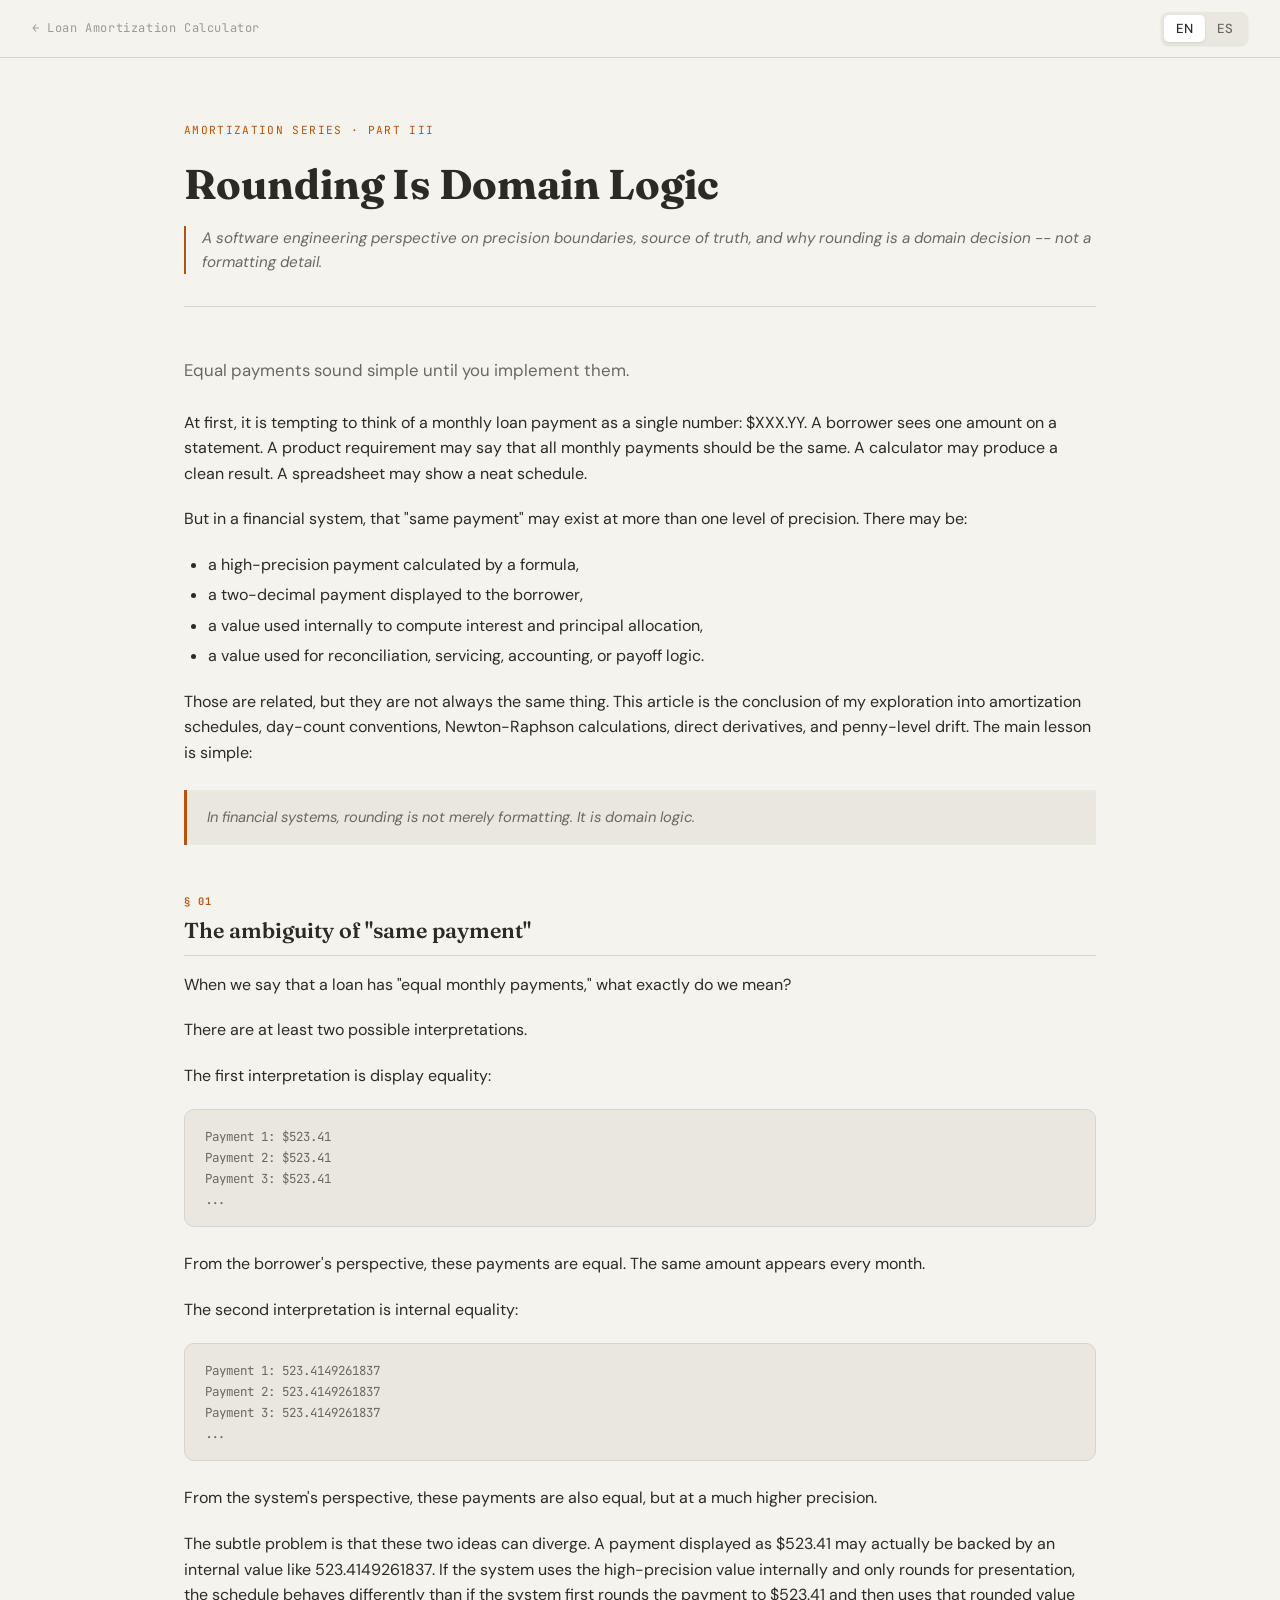
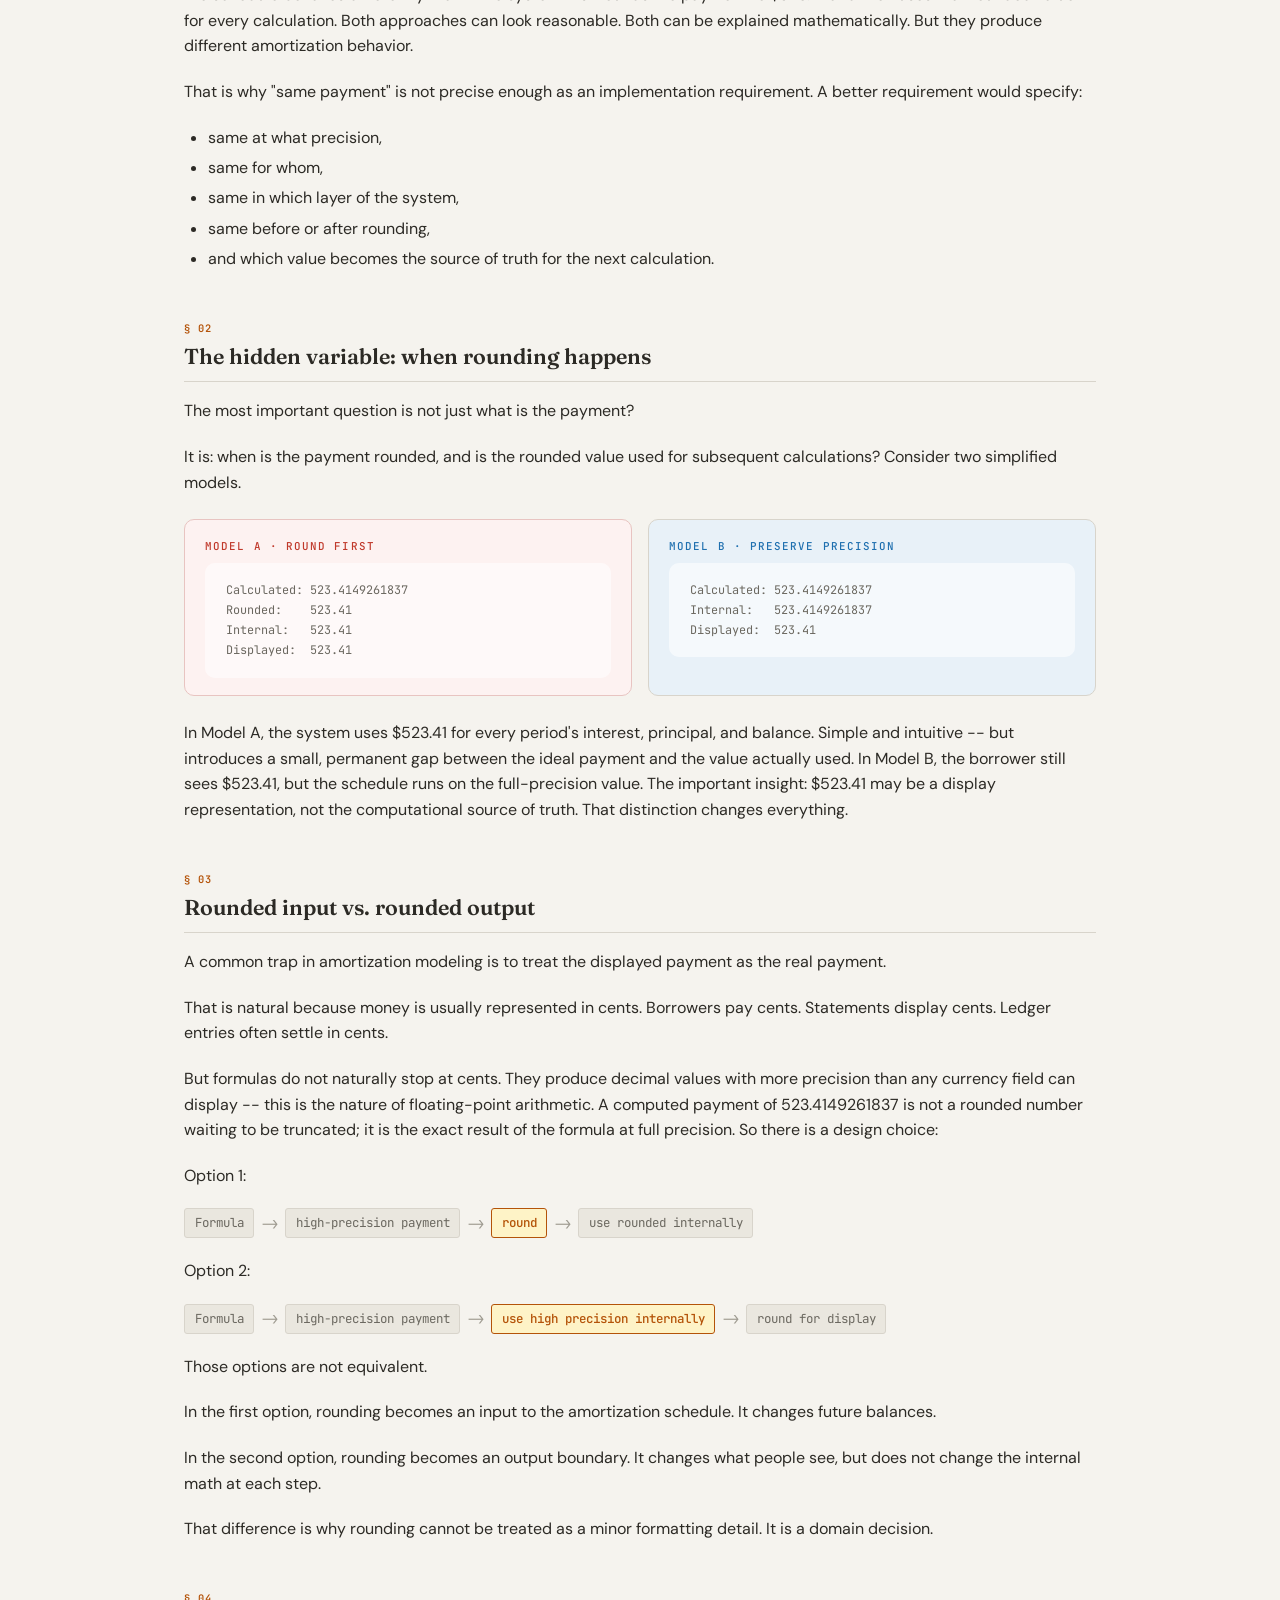
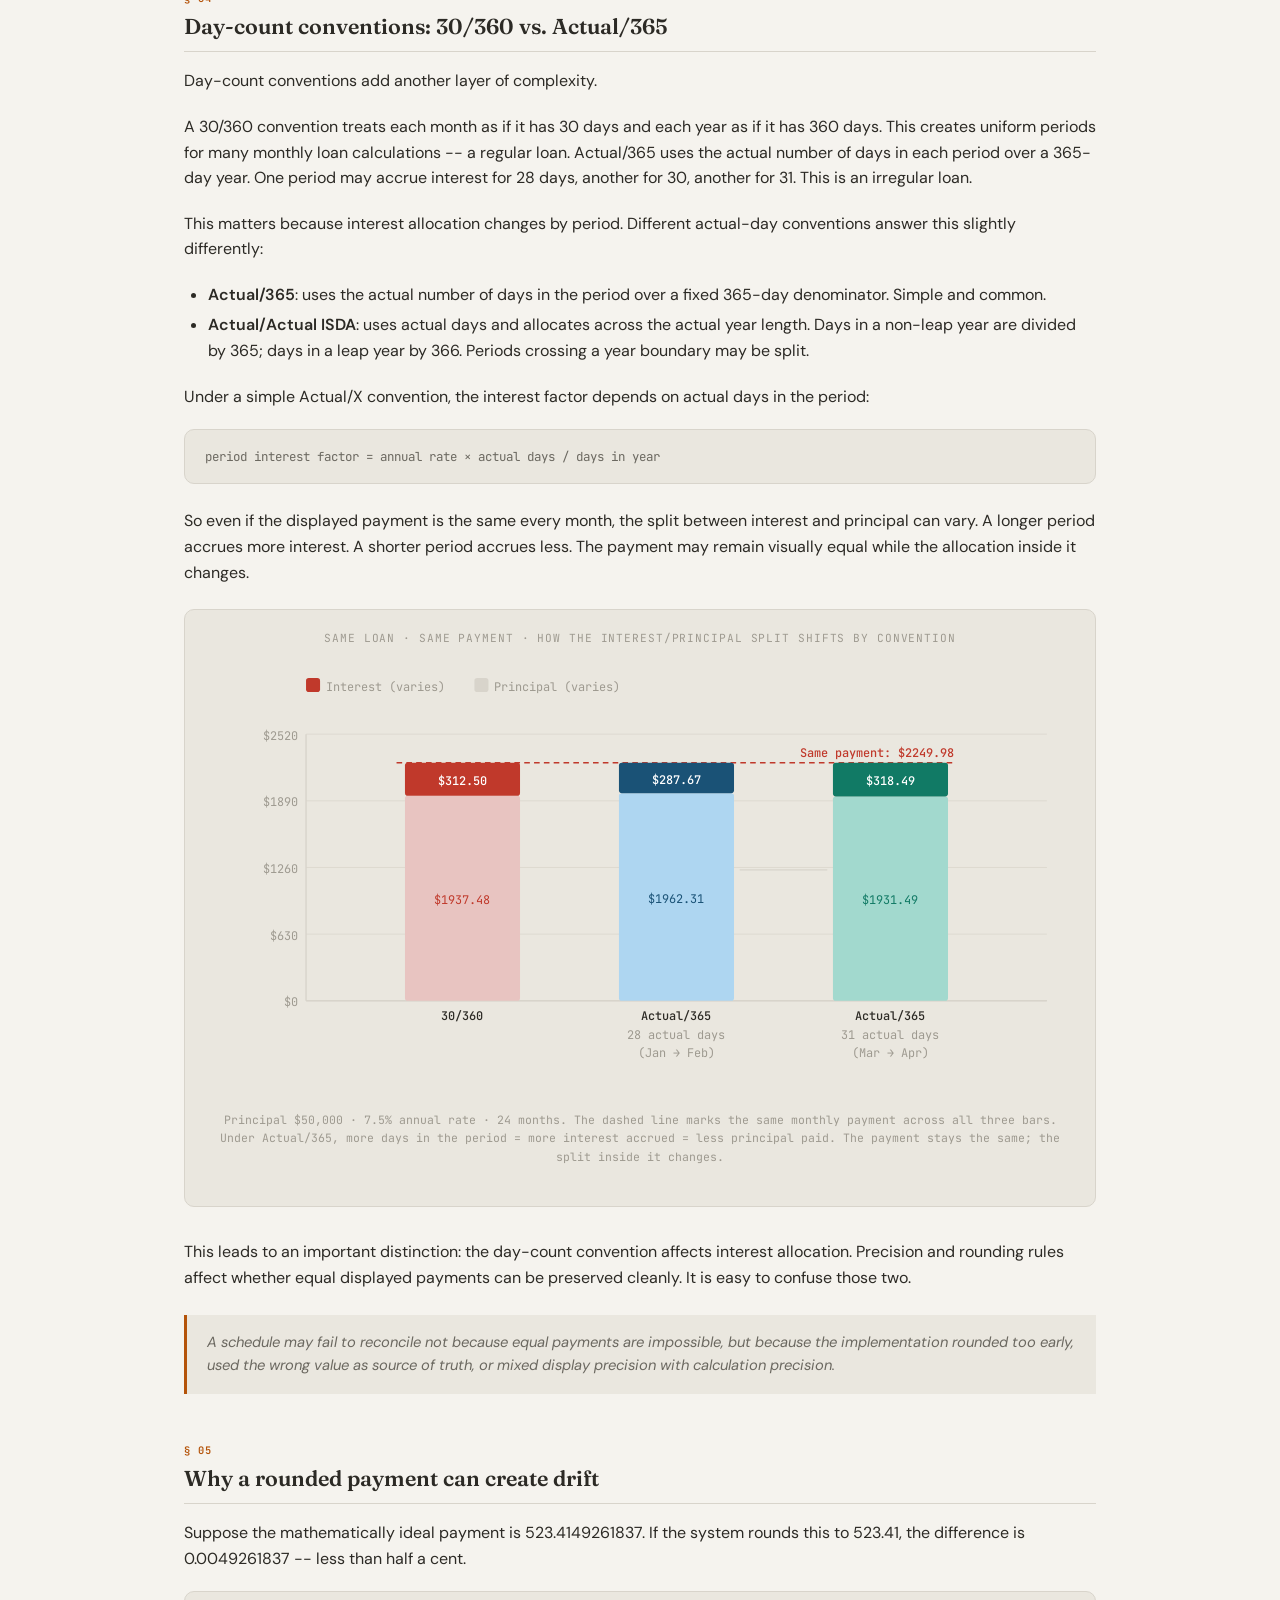
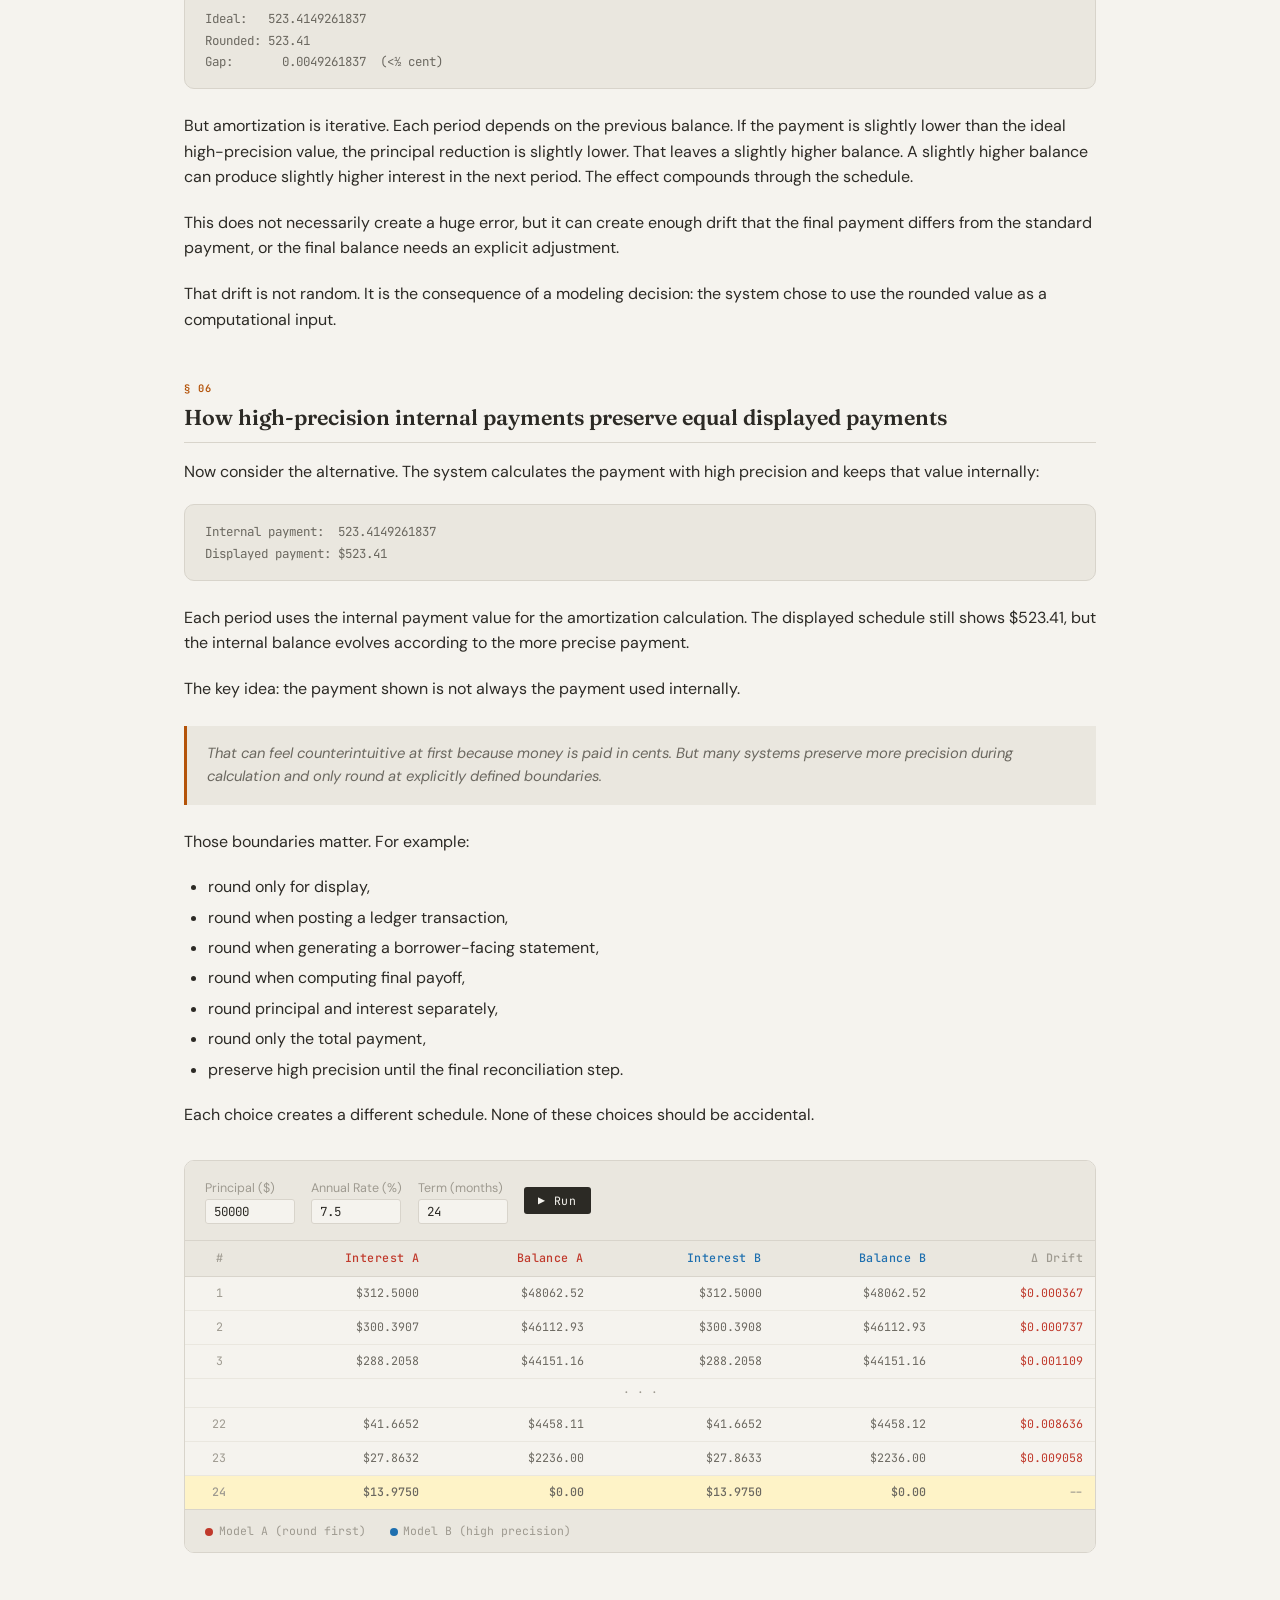
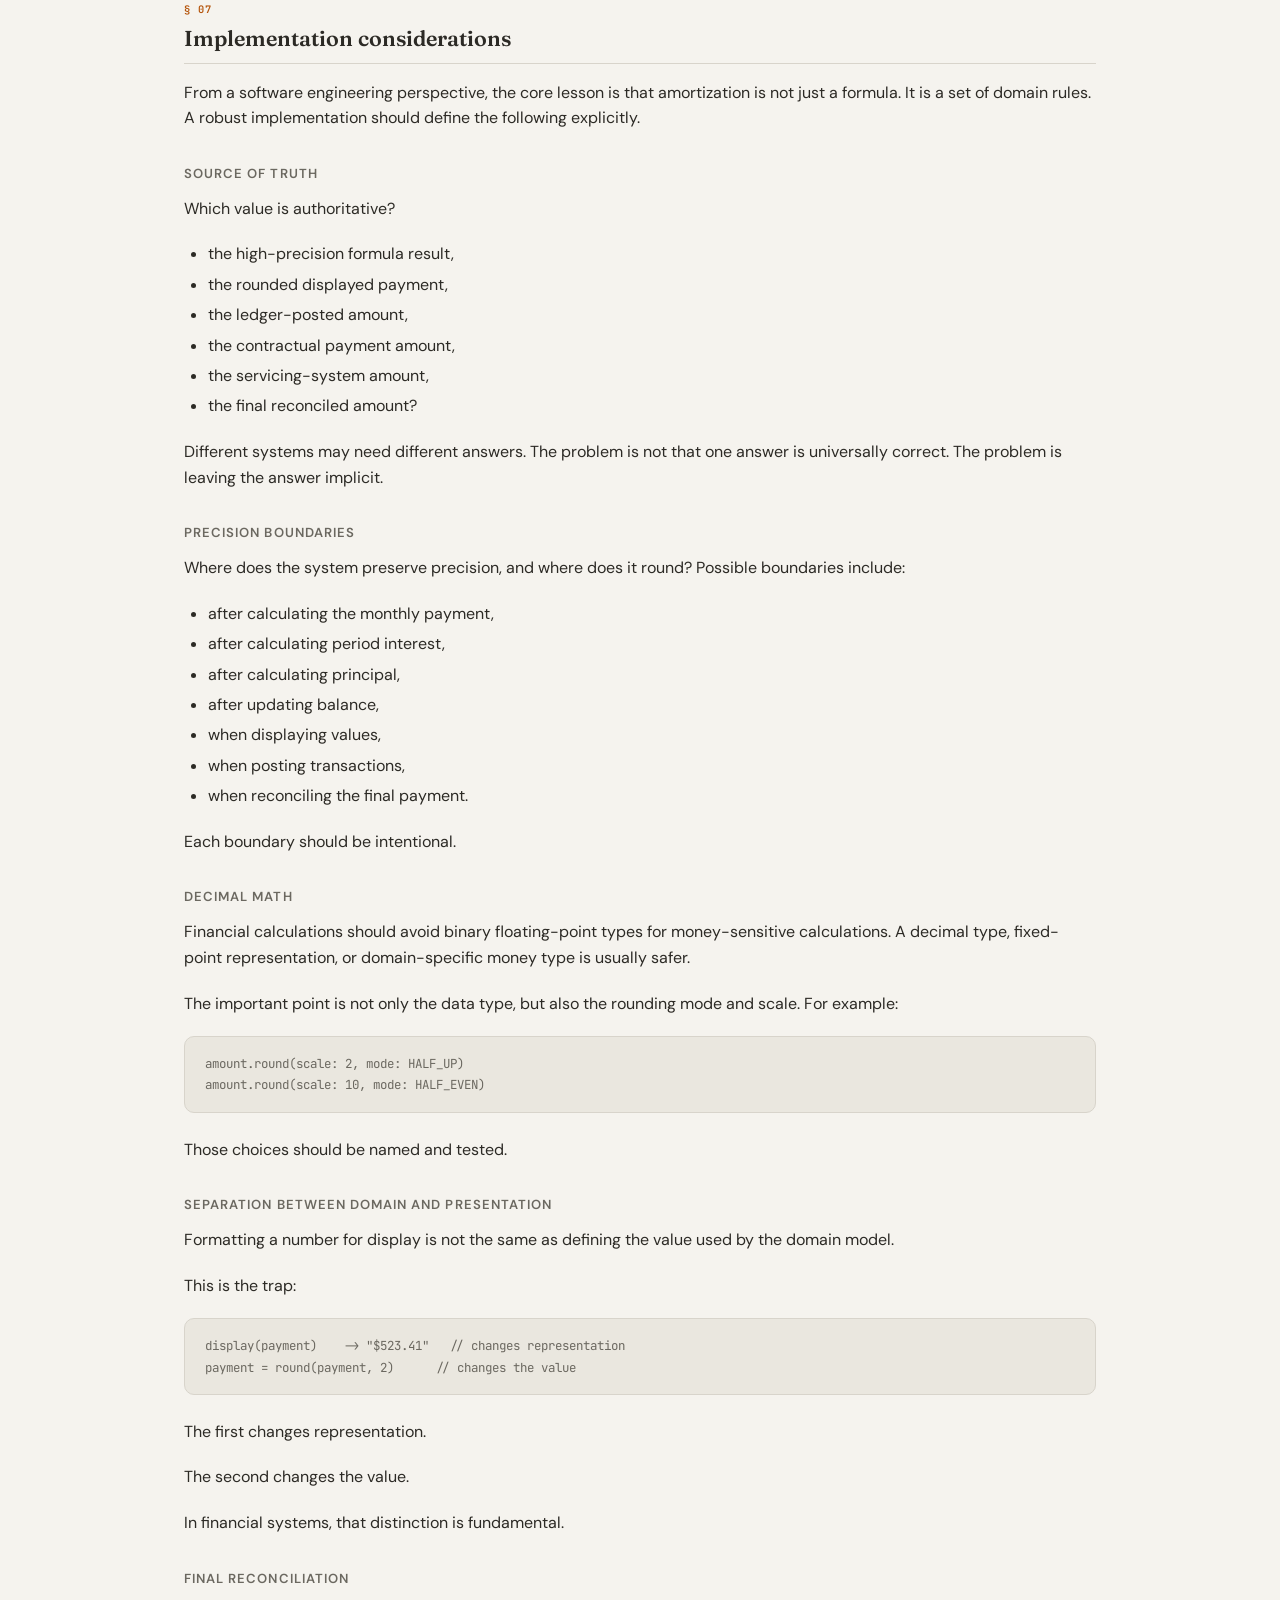
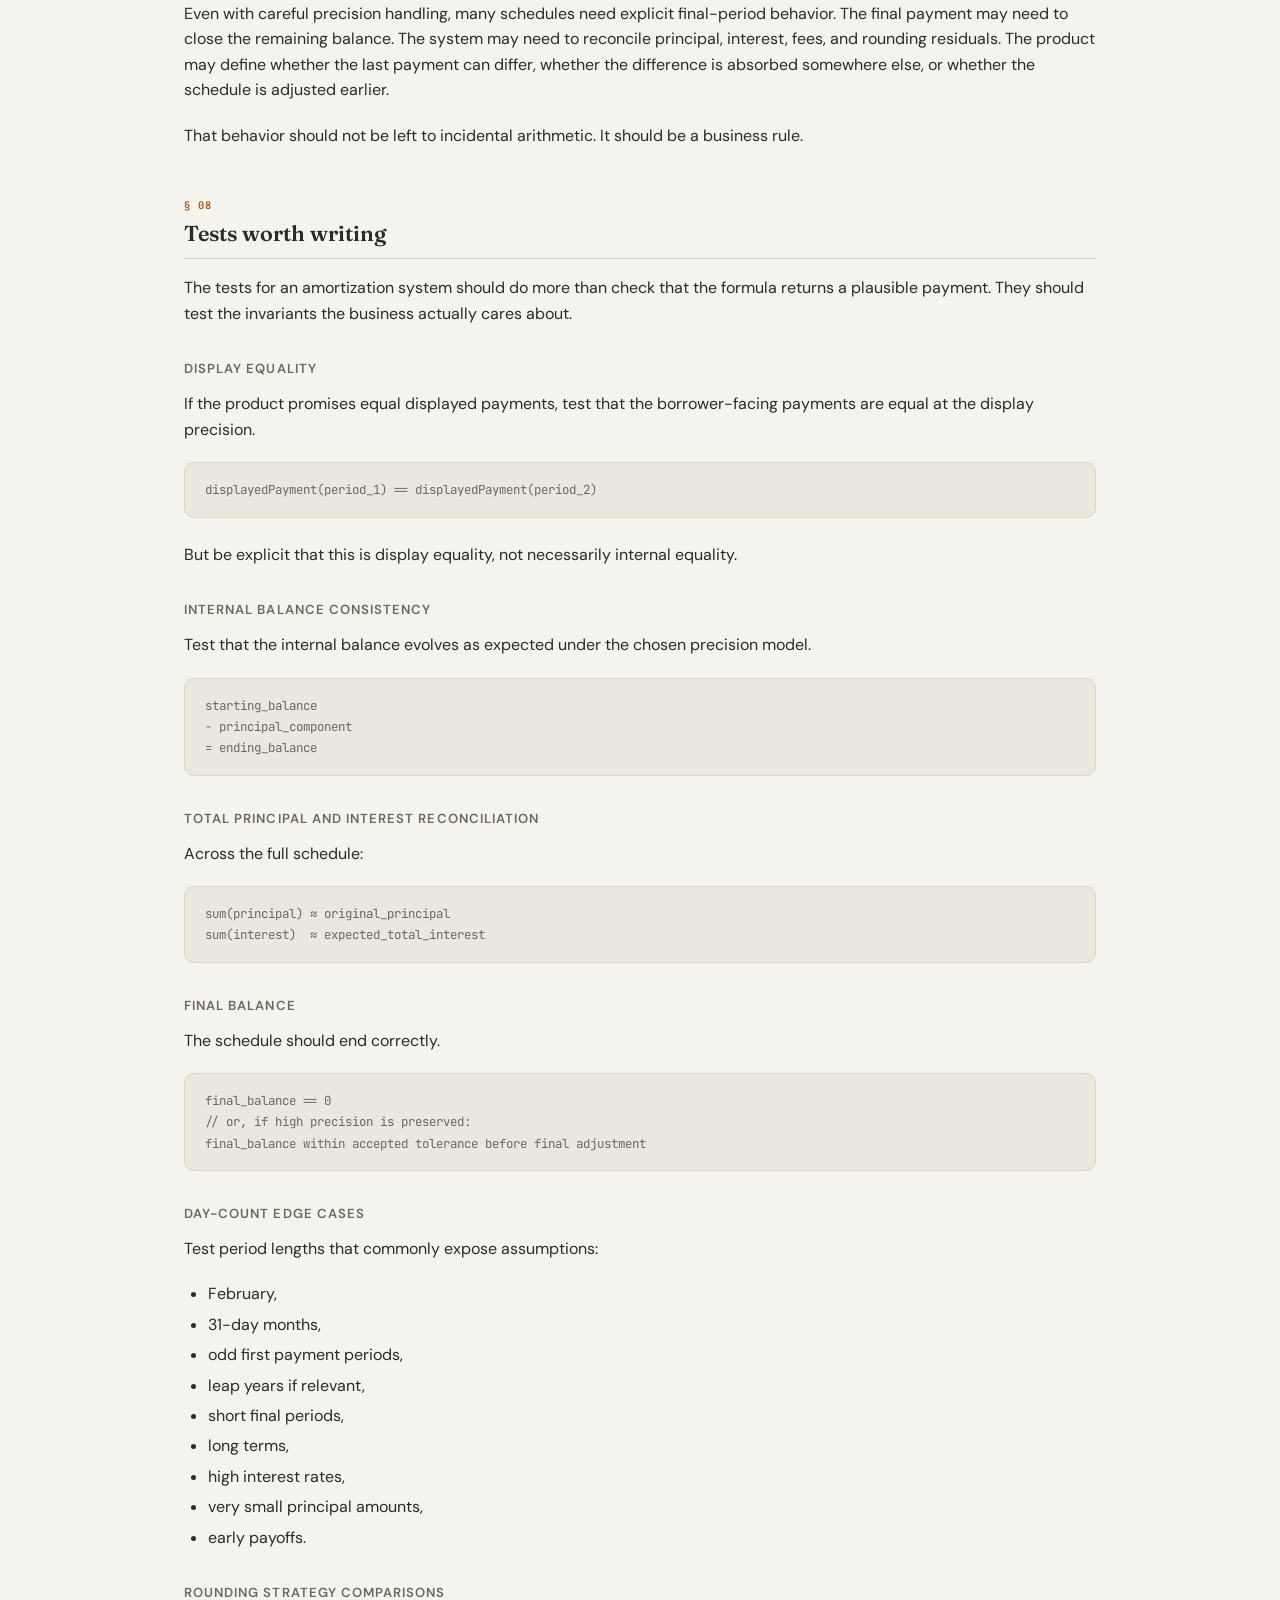
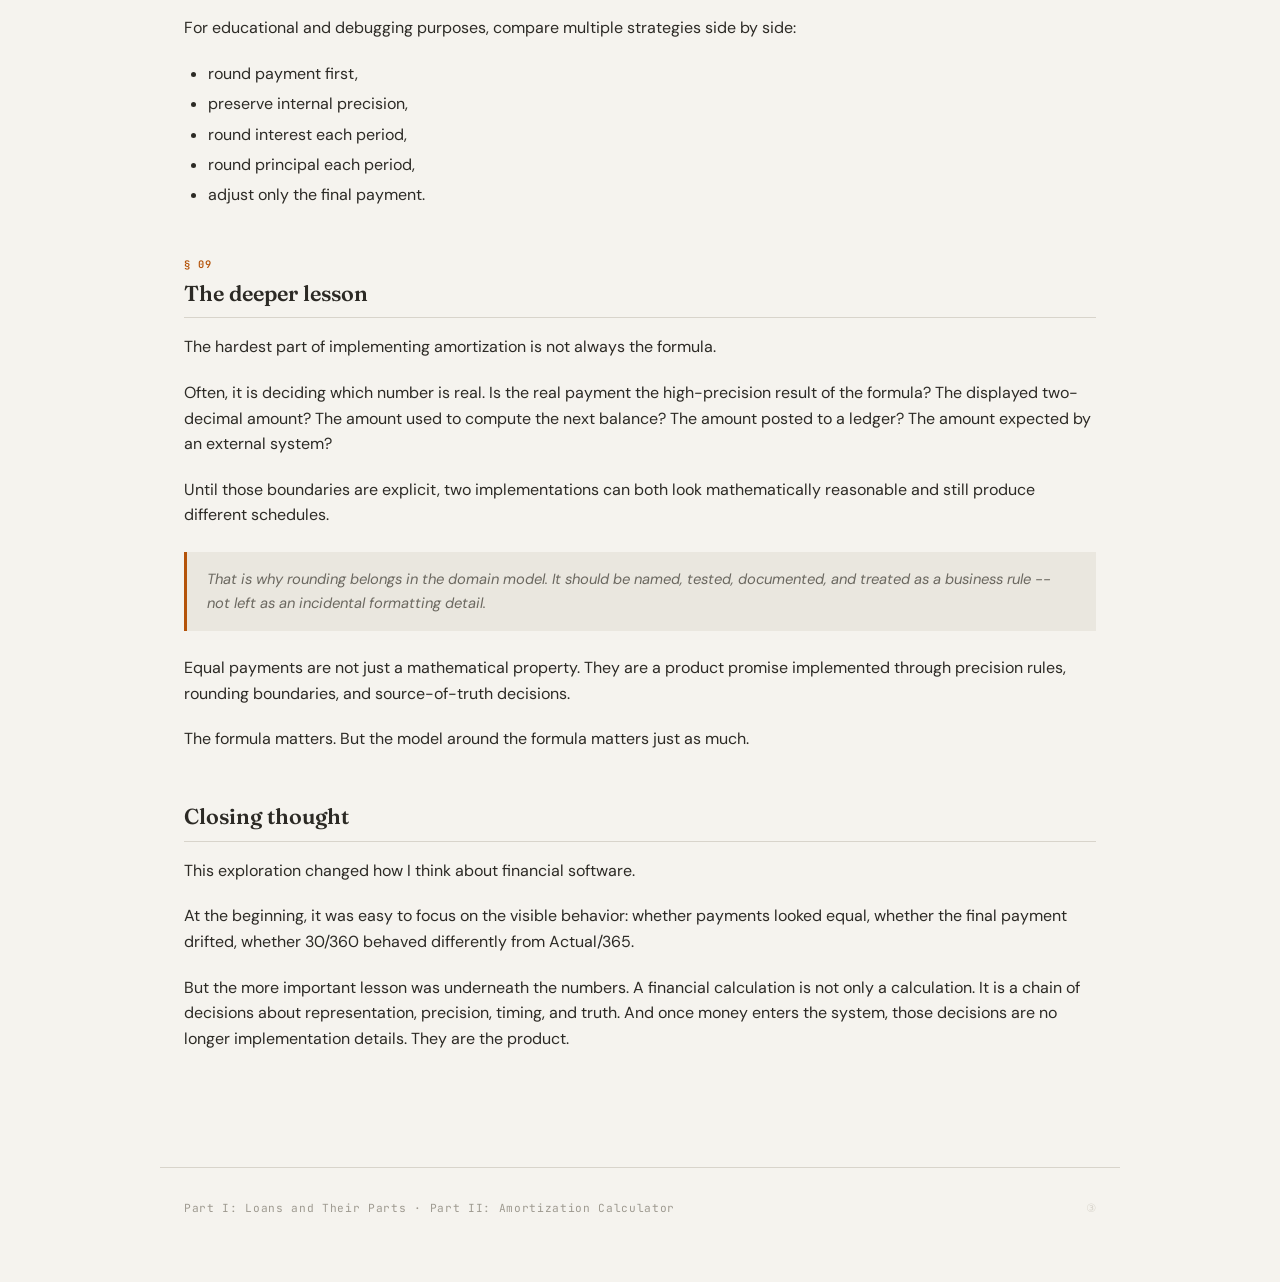
<file: posts/rounding-is-domain-logic/index.html>
<!DOCTYPE html>
<html lang="en">
<head>
<meta charset="UTF-8">
<meta name="viewport" content="width=device-width, initial-scale=1.0">
<title>Rounding Is Domain Logic — Mau Hernandez</title>
<meta name="description" content="A software engineering perspective on precision boundaries, source of truth, and why rounding is a domain decision — not a formatting detail. Available in English and Spanish.">
<meta property="og:type" content="article">
<meta property="og:site_name" content="Mau Hernandez">
<meta property="og:title" content="Rounding Is Domain Logic">
<meta property="og:description" content="A software engineering perspective on precision boundaries, source of truth, and why rounding is a domain decision — not a formatting detail.">
<meta property="og:url" content="https://mauhernandez.github.io/posts/rounding-is-domain-logic/">
<meta property="og:image" content="https://mauhernandez.github.io/assets/og/rounding-is-domain-logic.png">
<meta name="author" content="Mau Hernandez">
<meta property="article:author" content="Mau Hernandez">
<meta property="article:published_time" content="2026-05-09">
<meta name="twitter:card" content="summary_large_image">
<meta name="twitter:title" content="Rounding Is Domain Logic">
<meta name="twitter:description" content="A software engineering perspective on precision boundaries, source of truth, and why rounding is a domain decision — not a formatting detail.">
<meta name="twitter:image" content="https://mauhernandez.github.io/assets/og/rounding-is-domain-logic.png">
<link rel="stylesheet" href="/assets/posts.css">
<style>
/* ── Page-specific tokens ── */
:root {
  --model-a:    #c0392b;
  --model-a-bg: #fdf2f1;
}

html { scroll-behavior: smooth; }

/* ── Nav ── */
nav {
  background: var(--bg);
  border-bottom: 1px solid var(--border);
  padding: 0.75rem 2rem;
  display: flex; align-items: center; justify-content: space-between;
}

.nav-back {
  font-family: var(--mono);
  font-size: 0.75rem;
  color: var(--text3);
  text-decoration: none;
  letter-spacing: 0.05em;
  transition: color 0.2s;
}
.nav-back:hover { color: var(--accent); }
.nav-back::before { content: '← '; }

/* ── Article header ── */
header {
  max-width: 960px;
  margin: 4rem auto 3rem;
  padding: 0 1.5rem;
}

.series-tag {
  font-family: var(--mono);
  font-size: 0.7rem;
  letter-spacing: 0.12em;
  text-transform: uppercase;
  color: var(--accent);
  margin-bottom: 1.25rem;
}

h1 {
  font-family: var(--display);
  font-size: clamp(1.9rem, 4vw, 2.6rem);
  font-weight: 700;
  line-height: 1.2;
  color: var(--text);
  margin-bottom: 1rem;
}

.subtitle {
  font-size: 0.95rem;
  color: var(--text2);
  font-style: italic;
  border-left: 2px solid var(--accent);
  padding-left: 1rem;
  line-height: 1.6;
  margin-bottom: 2rem;
}

.header-rule {
  border: none;
  border-top: 1px solid var(--border);
  margin: 2rem 0 0;
}

/* ── Main content column ── */
main {
  max-width: 960px;
  margin: 0 auto;
  padding: 0 1.5rem 6rem;
}

/* ── Typography ── */
p { margin-bottom: 1.25rem; }

h2 {
  font-family: var(--display);
  font-size: 1.35rem;
  font-weight: 600;
  color: var(--text);
  margin: 3rem 0 1rem;
  padding-bottom: 0.4rem;
  border-bottom: 1px solid var(--border);
}

h3 {
  font-family: var(--sans);
  font-size: 0.82rem;
  font-weight: 600;
  letter-spacing: 0.08em;
  text-transform: uppercase;
  color: var(--text2);
  margin: 2rem 0 0.75rem;
}

ul, ol { margin: 0.5rem 0 1.25rem 1.5rem; }
li { margin-bottom: 0.3rem; }
strong { font-weight: 600; }
em { font-style: italic; }

.lead {
  font-size: 1.05rem;
  line-height: 1.8;
  color: var(--text2);
  margin-bottom: 1.5rem;
}

.callout {
  background: var(--bg2);
  border-left: 3px solid var(--accent);
  padding: 1rem 1.25rem;
  margin: 1.5rem 0;
  font-style: italic;
  font-size: 0.92rem;
  color: var(--text2);
}

/* ── Code ── */
pre, code { font-family: var(--mono); }

code {
  font-size: 0.82rem;
  background: var(--bg2);
  padding: 0.1em 0.35em;
  border-radius: 3px;
  color: var(--text2);
}

pre {
  background: var(--bg2);
  border: 1px solid var(--border);
  border-radius: var(--radius);
  padding: 1rem 1.25rem;
  margin: 1rem 0 1.5rem;
  overflow-x: auto;
  font-size: 0.78rem;
  line-height: 1.7;
  color: var(--text2);
}
pre code { background: none; padding: 0; }

/* ── Model comparison grid ── */
.models-grid {
  display: grid;
  grid-template-columns: 1fr 1fr;
  gap: 1rem;
  margin: 1.5rem 0;
}

.model-block {
  border-radius: var(--radius);
  padding: 1.1rem 1.25rem;
}
.model-block.a { background: var(--model-a-bg); border: 1px solid #e8c4c1; }
.model-block.b { background: var(--blue-bg); border: 1px solid var(--border); }

.model-label {
  font-family: var(--mono);
  font-size: 0.68rem;
  font-weight: 500;
  letter-spacing: 0.1em;
  text-transform: uppercase;
  margin-bottom: 0.5rem;
}
.model-block.a .model-label { color: var(--model-a); }
.model-block.b .model-label { color: var(--blue); }

.model-block pre {
  background: rgba(255,255,255,0.6);
  border-color: transparent;
  margin: 0;
  font-size: 0.74rem;
}

/* ── Flow diagram ── */
.flow {
  display: flex; align-items: center; flex-wrap: wrap; gap: 0.4rem;
  margin: 0.75rem 0 1.25rem;
  font-family: var(--mono);
  font-size: 0.78rem;
}
.flow-step {
  background: var(--bg2);
  border: 1px solid var(--border);
  padding: 0.25rem 0.6rem;
  border-radius: 3px;
  color: var(--text2);
}
.flow-arrow { color: var(--text3); font-size: 0.9rem; }
.flow-step.highlight {
  background: var(--accent-bg);
  border-color: var(--accent);
  color: var(--accent);
  font-weight: 500;
}

/* ── SVG chart ── */
.chart-wrap {
  margin: 1.5rem 0 2rem;
  background: var(--bg2);
  border: 1px solid var(--border);
  border-radius: var(--radius);
  padding: 1.25rem;
}
.chart-title {
  font-family: var(--mono);
  font-size: 0.7rem;
  letter-spacing: 0.08em;
  text-transform: uppercase;
  color: var(--text3);
  margin-bottom: 1rem;
  text-align: center;
}

/* ── Section number ── */
.section-number {
  font-family: var(--mono);
  font-size: 0.65rem;
  color: var(--accent);
  letter-spacing: 0.1em;
  display: block;
  margin-bottom: 0.25rem;
}

/* ── Interactive comparison table ── */
.comparison-wrap {
  margin: 2rem 0;
  border: 1px solid var(--border);
  border-radius: var(--radius);
  overflow: hidden;
}

.comparison-controls {
  display: flex; align-items: center; gap: 1rem; flex-wrap: wrap;
  padding: 1rem 1.25rem;
  background: var(--bg2);
  border-bottom: 1px solid var(--border);
  font-size: 0.82rem;
}
.comparison-controls label { color: var(--text3); font-size: 0.78rem; }
.comparison-controls input {
  font-family: var(--mono);
  font-size: 0.78rem;
  background: var(--bg);
  border: 1px solid var(--border);
  padding: 0.2rem 0.5rem;
  border-radius: 3px;
  width: 90px;
  color: var(--text);
}

.run-btn {
  font-family: var(--mono);
  font-size: 0.72rem;
  letter-spacing: 0.06em;
  background: var(--text);
  color: var(--bg);
  border: none;
  padding: 0.35rem 0.9rem;
  border-radius: 3px;
  cursor: pointer;
  transition: background 0.2s;
}
.run-btn:hover { background: var(--accent); }

.table-scroll { overflow-x: auto; }

table {
  width: 100%; border-collapse: collapse;
  font-family: var(--mono);
  font-size: 0.73rem;
}
thead tr { background: var(--bg2); }
th {
  padding: 0.5rem 0.75rem;
  text-align: right;
  font-weight: 500;
  letter-spacing: 0.04em;
  color: var(--text3);
  border-bottom: 1px solid var(--border);
  white-space: nowrap;
}
th:first-child { text-align: center; }
th.model-a-col { color: var(--model-a); }
th.model-b-col { color: var(--blue); }
th.delta-col { color: var(--text3); }

td {
  padding: 0.45rem 0.75rem;
  text-align: right;
  border-bottom: 1px solid var(--bg2);
  color: var(--text2);
}
td:first-child { text-align: center; color: var(--text3); }
tr:last-child td { border-bottom: none; }
tr.final-row td { font-weight: 500; background: var(--accent-bg); }

.delta-positive { color: var(--model-a); }
.delta-zero { color: var(--text3); }

.table-legend {
  display: flex; gap: 1.5rem; padding: 0.75rem 1.25rem;
  background: var(--bg2);
  border-top: 1px solid var(--border);
  font-size: 0.72rem;
  color: var(--text3);
  font-family: var(--mono);
}
.legend-dot {
  display: inline-block; width: 8px; height: 8px;
  border-radius: 50%; margin-right: 0.35rem; vertical-align: middle;
}

/* ── Footer ── */
footer {
  max-width: 960px;
  margin: 0 auto;
  padding: 2rem 1.5rem 4rem;
  border-top: 1px solid var(--border);
  font-size: 0.82rem;
  color: var(--text3);
  display: flex; justify-content: space-between; align-items: center;
}
.footer-series {
  font-family: var(--mono);
  font-size: 0.7rem;
  letter-spacing: 0.06em;
}
.footer-series a {
  color: var(--text3); text-decoration: none;
  transition: color 0.2s;
}
.footer-series a:hover { color: var(--accent); }

@media (max-width: 640px) {
  .models-grid { grid-template-columns: 1fr; }
  nav { padding: 0.75rem 1rem; }
  header, main, footer { padding-left: 1rem; padding-right: 1rem; }

  /* SVG chart: scroll instead of shrinking to unreadable size */
  .chart-wrap { overflow-x: auto; -webkit-overflow-scrolling: touch; padding: 1rem 0.75rem; }
  #chart4 { width: 580px !important; min-width: 580px; height: auto; }
}
</style>
</head>
<body>

<nav>
  <a class="nav-back" href="/posts/amortization-calculator/" data-i18n="nav_back"></a>
  <div class="lang-picker">
    <button class="lang-btn active" onclick="setLang('en')">EN</button>
    <button class="lang-btn" onclick="setLang('es')">ES</button>
  </div>
</nav>

<header>
  <p class="series-tag" data-i18n="series_tag"></p>
  <h1 data-i18n="title"></h1>
  <p class="subtitle" data-i18n="subtitle"></p>
  <hr class="header-rule">
</header>

<main>

  <!-- INTRO -->
  <p class="lead" data-i18n="intro_lead"></p>
  <p data-i18n="intro_p1"></p>
  <p data-i18n="intro_p2"></p>
  <ul id="intro-list"></ul>
  <p data-i18n="intro_p3"></p>
  <div class="callout" data-i18n="intro_callout"></div>

  <!-- §1 -->
  <h2><span class="section-number" data-i18n="s1_num"></span><span data-i18n="s1_title"></span></h2>
  <p data-i18n="s1_p1"></p>
  <p data-i18n="s1_p2"></p>
  <p data-i18n="s1_interp1_label"></p>
  <pre id="s1_display_ex"></pre>
  <p data-i18n="s1_interp1_desc"></p>
  <p data-i18n="s1_interp2_label"></p>
  <pre id="s1_internal_ex"></pre>
  <p data-i18n="s1_interp2_desc"></p>
  <p data-i18n="s1_problem"></p>
  <p data-i18n="s1_why"></p>
  <ul id="s1-list"></ul>

  <!-- §2 -->
  <h2><span class="section-number" data-i18n="s2_num"></span><span data-i18n="s2_title"></span></h2>
  <p data-i18n="s2_p1"></p>
  <p data-i18n="s2_p2"></p>
  <div class="models-grid">
    <div class="model-block a">
      <p class="model-label" data-i18n="modelA_label"></p>
      <pre id="modelA_code"></pre>
    </div>
    <div class="model-block b">
      <p class="model-label" data-i18n="modelB_label"></p>
      <pre id="modelB_code"></pre>
    </div>
  </div>
  <p data-i18n="s2_insight"></p>

  <!-- §3 -->
  <h2><span class="section-number" data-i18n="s3_num"></span><span data-i18n="s3_title"></span></h2>
  <p data-i18n="s3_p1"></p>
  <p data-i18n="s3_p2"></p>
  <p data-i18n="s3_p3"></p>
  <p data-i18n="s3_opt1_label"></p>
  <div class="flow" id="flow1"></div>
  <p data-i18n="s3_opt2_label"></p>
  <div class="flow" id="flow2"></div>
  <p data-i18n="s3_notequiv"></p>
  <p data-i18n="s3_opt1_desc"></p>
  <p data-i18n="s3_opt2_desc"></p>
  <p data-i18n="s3_conclusion"></p>

  <!-- §4 -->
  <h2><span class="section-number" data-i18n="s4_num"></span><span data-i18n="s4_title"></span></h2>
  <p data-i18n="s4_p1"></p>
  <p data-i18n="s4_p2"></p>
  <p data-i18n="s4_p3"></p>
  <ul id="s4-list"></ul>
  <p data-i18n="s4_formula"></p>
  <pre id="s4_formula_code"></pre>
  <p data-i18n="s4_varies"></p>

  <!-- §4 GRAPH -->
  <div class="chart-wrap">
    <p class="chart-title" data-i18n="chart4_title"></p>
    <svg id="chart4" viewBox="0 0 600 280" xmlns="http://www.w3.org/2000/svg" style="width:100%;height:auto;display:block;"></svg>
    <p style="font-size:0.72rem;color:var(--text3);text-align:center;margin-top:0.75rem;font-family:var(--mono);" data-i18n="chart4_caption"></p>
  </div>

  <p data-i18n="s4_distinction"></p>
  <div class="callout" data-i18n="s4_callout"></div>

  <!-- §5 -->
  <h2><span class="section-number" data-i18n="s5_num"></span><span data-i18n="s5_title"></span></h2>
  <p data-i18n="s5_p1"></p>
  <pre id="s5_drift_code"></pre>
  <p data-i18n="s5_p2"></p>
  <p data-i18n="s5_p3"></p>
  <p data-i18n="s5_p4"></p>

  <!-- §6 -->
  <h2><span class="section-number" data-i18n="s6_num"></span><span data-i18n="s6_title"></span></h2>
  <p data-i18n="s6_p1"></p>
  <pre id="s6_code"></pre>
  <p data-i18n="s6_p2"></p>
  <p data-i18n="s6_key"></p>
  <div class="callout" data-i18n="s6_callout"></div>
  <p data-i18n="s6_boundaries_intro"></p>
  <ul id="s6-list"></ul>
  <p data-i18n="s6_conclusion"></p>

  <!-- §5–6 INTERACTIVE -->
  <div class="comparison-wrap">
    <div class="comparison-controls">
      <div>
        <label data-i18n="ctrl_principal"></label><br>
        <input type="number" id="inp_principal" value="50000" min="1000" max="1000000" step="1000">
      </div>
      <div>
        <label data-i18n="ctrl_rate"></label><br>
        <input type="number" id="inp_rate" value="7.5" min="0.1" max="30" step="0.1">
      </div>
      <div>
        <label data-i18n="ctrl_term"></label><br>
        <input type="number" id="inp_term" value="24" min="6" max="360" step="6">
      </div>
      <button class="run-btn" onclick="buildTable()" data-i18n="ctrl_run"></button>
    </div>
    <div class="table-scroll">
      <table id="comparison-table">
        <thead><tr id="table-header"></tr></thead>
        <tbody id="table-body"></tbody>
      </table>
    </div>
    <div class="table-legend">
      <span><span class="legend-dot" style="background:var(--model-a)"></span><span data-i18n="legend_a"></span></span>
      <span><span class="legend-dot" style="background:var(--blue)"></span><span data-i18n="legend_b"></span></span>
    </div>
  </div>

  <!-- §7 -->
  <h2><span class="section-number" data-i18n="s7_num"></span><span data-i18n="s7_title"></span></h2>
  <p data-i18n="s7_p1"></p>

  <h3 data-i18n="s7_sot_title"></h3>
  <p data-i18n="s7_sot_q"></p>
  <ul id="s7-sot-list"></ul>
  <p data-i18n="s7_sot_note"></p>

  <h3 data-i18n="s7_pb_title"></h3>
  <p data-i18n="s7_pb_intro"></p>
  <ul id="s7-pb-list"></ul>
  <p data-i18n="s7_pb_note"></p>

  <h3 data-i18n="s7_decimal_title"></h3>
  <p data-i18n="s7_decimal_p1"></p>
  <p data-i18n="s7_decimal_p2"></p>
  <pre id="s7_decimal_code"></pre>
  <p data-i18n="s7_decimal_note"></p>

  <h3 data-i18n="s7_sep_title"></h3>
  <p data-i18n="s7_sep_p"></p>
  <p data-i18n="s7_sep_trap"></p>
  <pre id="s7_sep_code"></pre>
  <p data-i18n="s7_sep_first"></p>
  <p data-i18n="s7_sep_second"></p>
  <p data-i18n="s7_sep_conclusion"></p>

  <h3 data-i18n="s7_final_title"></h3>
  <p data-i18n="s7_final_p"></p>
  <p data-i18n="s7_final_rule"></p>

  <!-- §8 -->
  <h2><span class="section-number" data-i18n="s8_num"></span><span data-i18n="s8_title"></span></h2>
  <p data-i18n="s8_p1"></p>

  <h3 data-i18n="s8_display_title"></h3>
  <p data-i18n="s8_display_p"></p>
  <pre id="s8_display_code"></pre>
  <p data-i18n="s8_display_note"></p>

  <h3 data-i18n="s8_balance_title"></h3>
  <p data-i18n="s8_balance_p"></p>
  <pre id="s8_balance_code"></pre>

  <h3 data-i18n="s8_recon_title"></h3>
  <p data-i18n="s8_recon_p"></p>
  <pre id="s8_recon_code"></pre>

  <h3 data-i18n="s8_final_title"></h3>
  <p data-i18n="s8_final_p"></p>
  <pre id="s8_final_code"></pre>

  <h3 data-i18n="s8_edge_title"></h3>
  <p data-i18n="s8_edge_p"></p>
  <ul id="s8-edge-list"></ul>

  <h3 data-i18n="s8_strat_title"></h3>
  <p data-i18n="s8_strat_p"></p>
  <ul id="s8-strat-list"></ul>

  <!-- §9 -->
  <h2><span class="section-number" data-i18n="s9_num"></span><span data-i18n="s9_title"></span></h2>
  <p data-i18n="s9_p1"></p>
  <p data-i18n="s9_p2"></p>
  <p data-i18n="s9_p3"></p>
  <div class="callout" data-i18n="s9_callout"></div>
  <p data-i18n="s9_p4"></p>
  <p data-i18n="s9_p5"></p>

  <!-- CLOSING -->
  <h2 data-i18n="closing_title"></h2>
  <p data-i18n="closing_p1"></p>
  <p data-i18n="closing_p2"></p>
  <p data-i18n="closing_p3"></p>

</main>

<footer>
  <div class="footer-series">
    <a href="/posts/amortization/" data-i18n="footer_art1"></a> ·
    <a href="/posts/amortization-calculator/" data-i18n="footer_art2"></a>
  </div>
  <span style="font-size:0.7rem;color:var(--border)">③</span>
</footer>

<script>
// ------------------------------------------------------------
// TRANSLATIONS
// ------------------------------------------------------------
const T = {
  en: {
    nav_back: `Loan Amortization Calculator`,
    series_tag: `Amortization Series · Part III`,
    title: `Rounding Is Domain Logic`,
    subtitle: `A software engineering perspective on precision boundaries, source of truth, and why rounding is a domain decision -- not a formatting detail.`,
    intro_lead: `Equal payments sound simple until you implement them.`,
    intro_p1: `At first, it is tempting to think of a monthly loan payment as a single number: $XXX.YY. A borrower sees one amount on a statement. A product requirement may say that all monthly payments should be the same. A calculator may produce a clean result. A spreadsheet may show a neat schedule.`,
    intro_p2: `But in a financial system, that "same payment" may exist at more than one level of precision. There may be:`,
    intro_list: [
      "a high-precision payment calculated by a formula,",
      "a two-decimal payment displayed to the borrower,",
      "a value used internally to compute interest and principal allocation,",
      "a value used for reconciliation, servicing, accounting, or payoff logic."
    ],
    intro_p3: `Those are related, but they are not always the same thing. This article is the conclusion of my exploration into amortization schedules, day-count conventions, Newton-Raphson calculations, direct derivatives, and penny-level drift. The main lesson is simple:`,
    intro_callout: `In financial systems, rounding is not merely formatting. It is domain logic.`,

    s1_num: `§ 01`,
    s1_title: `The ambiguity of "same payment"`,
    s1_p1: `When we say that a loan has "equal monthly payments," what exactly do we mean?`,
    s1_p2: `There are at least two possible interpretations.`,
    s1_interp1_label: `The first interpretation is display equality:`,
    s1_display_ex: `Payment 1: $523.41\nPayment 2: $523.41\nPayment 3: $523.41\n...`,
    s1_interp1_desc: `From the borrower's perspective, these payments are equal. The same amount appears every month.`,
    s1_interp2_label: `The second interpretation is internal equality:`,
    s1_internal_ex: `Payment 1: 523.4149261837\nPayment 2: 523.4149261837\nPayment 3: 523.4149261837\n...`,
    s1_interp2_desc: `From the system's perspective, these payments are also equal, but at a much higher precision.`,
    s1_problem: `The subtle problem is that these two ideas can diverge. A payment displayed as $523.41 may actually be backed by an internal value like 523.4149261837. If the system uses the high-precision value internally and only rounds for presentation, the schedule behaves differently than if the system first rounds the payment to $523.41 and then uses that rounded value for every calculation. Both approaches can look reasonable. Both can be explained mathematically. But they produce different amortization behavior.`,
    s1_why: `That is why "same payment" is not precise enough as an implementation requirement. A better requirement would specify:`,
    s1_list: [
      "same at what precision,",
      "same for whom,",
      "same in which layer of the system,",
      "same before or after rounding,",
      "and which value becomes the source of truth for the next calculation."
    ],

    s2_num: `§ 02`,
    s2_title: `The hidden variable: when rounding happens`,
    s2_p1: `The most important question is not just what is the payment?`,
    s2_p2: `It is: when is the payment rounded, and is the rounded value used for subsequent calculations? Consider two simplified models.`,
    modelA_label: `Model A · Round first`,
    modelA_code: `Calculated: 523.4149261837\nRounded:    523.41\nInternal:   523.41\nDisplayed:  523.41`,
    modelB_label: `Model B · Preserve precision`,
    modelB_code: `Calculated: 523.4149261837\nInternal:   523.4149261837\nDisplayed:  523.41`,
    s2_insight: `In Model A, the system uses $523.41 for every period's interest, principal, and balance. Simple and intuitive -- but introduces a small, permanent gap between the ideal payment and the value actually used. In Model B, the borrower still sees $523.41, but the schedule runs on the full-precision value. The important insight: $523.41 may be a display representation, not the computational source of truth. That distinction changes everything.`,

    s3_num: `§ 03`,
    s3_title: `Rounded input vs. rounded output`,
    s3_p1: `A common trap in amortization modeling is to treat the displayed payment as the real payment.`,
    s3_p2: `That is natural because money is usually represented in cents. Borrowers pay cents. Statements display cents. Ledger entries often settle in cents.`,
    s3_p3: `But formulas do not naturally stop at cents. They produce decimal values with more precision than any currency field can display -- this is the nature of floating-point arithmetic. A computed payment of 523.4149261837 is not a rounded number waiting to be truncated; it is the exact result of the formula at full precision. So there is a design choice:`,
    s3_opt1_label: `Option 1:`,
    s3_flow1: ["Formula", "high-precision payment", "round", "use rounded internally"],
    s3_opt2_label: `Option 2:`,
    s3_flow2: ["Formula", "high-precision payment", "use high precision internally", "round for display"],
    s3_notequiv: `Those options are not equivalent.`,
    s3_opt1_desc: `In the first option, rounding becomes an input to the amortization schedule. It changes future balances.`,
    s3_opt2_desc: `In the second option, rounding becomes an output boundary. It changes what people see, but does not change the internal math at each step.`,
    s3_conclusion: `That difference is why rounding cannot be treated as a minor formatting detail. It is a domain decision.`,

    s4_num: `§ 04`,
    s4_title: `Day-count conventions: 30/360 vs. Actual/365`,
    s4_p1: `Day-count conventions add another layer of complexity.`,
    s4_p2: `A 30/360 convention treats each month as if it has 30 days and each year as if it has 360 days. This creates uniform periods for many monthly loan calculations -- a regular loan. Actual/365 uses the actual number of days in each period over a 365-day year. One period may accrue interest for 28 days, another for 30, another for 31. This is an irregular loan.`,
    s4_p3: `This matters because interest allocation changes by period. Different actual-day conventions answer this slightly differently:`,
    s4_list: [
      "<strong>Actual/365</strong>: uses the actual number of days in the period over a fixed 365-day denominator. Simple and common.",
      "<strong>Actual/Actual ISDA</strong>: uses actual days and allocates across the actual year length. Days in a non-leap year are divided by 365; days in a leap year by 366. Periods crossing a year boundary may be split."
    ],
    s4_formula: `Under a simple Actual/X convention, the interest factor depends on actual days in the period:`,
    s4_formula_code: `period interest factor = annual rate × actual days / days in year`,
    s4_varies: `So even if the displayed payment is the same every month, the split between interest and principal can vary. A longer period accrues more interest. A shorter period accrues less. The payment may remain visually equal while the allocation inside it changes.`,
    chart4_title: `Same loan · Same payment · How the interest/principal split shifts by convention`,
    chart4_caption: `Principal $50,000 · 7.5% annual rate · 24 months. The dashed line marks the same monthly payment across all three bars. Under Actual/365, more days in the period = more interest accrued = less principal paid. The payment stays the same; the split inside it changes.`,
    s4_distinction: `This leads to an important distinction: the day-count convention affects interest allocation. Precision and rounding rules affect whether equal displayed payments can be preserved cleanly. It is easy to confuse those two.`,
    s4_callout: `A schedule may fail to reconcile not because equal payments are impossible, but because the implementation rounded too early, used the wrong value as source of truth, or mixed display precision with calculation precision.`,

    s5_num: `§ 05`,
    s5_title: `Why a rounded payment can create drift`,
    s5_p1: `Suppose the mathematically ideal payment is 523.4149261837. If the system rounds this to 523.41, the difference is 0.0049261837 -- less than half a cent.`,
    s5_drift_code: `Ideal:   523.4149261837\nRounded: 523.41\nGap:       0.0049261837  (<½ cent)`,
    s5_p2: `But amortization is iterative. Each period depends on the previous balance. If the payment is slightly lower than the ideal high-precision value, the principal reduction is slightly lower. That leaves a slightly higher balance. A slightly higher balance can produce slightly higher interest in the next period. The effect compounds through the schedule.`,
    s5_p3: `This does not necessarily create a huge error, but it can create enough drift that the final payment differs from the standard payment, or the final balance needs an explicit adjustment.`,
    s5_p4: `That drift is not random. It is the consequence of a modeling decision: the system chose to use the rounded value as a computational input.`,

    s6_num: `§ 06`,
    s6_title: `How high-precision internal payments preserve equal displayed payments`,
    s6_p1: `Now consider the alternative. The system calculates the payment with high precision and keeps that value internally:`,
    s6_code: `Internal payment:  523.4149261837\nDisplayed payment: $523.41`,
    s6_p2: `Each period uses the internal payment value for the amortization calculation. The displayed schedule still shows $523.41, but the internal balance evolves according to the more precise payment.`,
    s6_key: `The key idea: the payment shown is not always the payment used internally.`,
    s6_callout: `That can feel counterintuitive at first because money is paid in cents. But many systems preserve more precision during calculation and only round at explicitly defined boundaries.`,
    s6_boundaries_intro: `Those boundaries matter. For example:`,
    s6_list: [
      "round only for display,",
      "round when posting a ledger transaction,",
      "round when generating a borrower-facing statement,",
      "round when computing final payoff,",
      "round principal and interest separately,",
      "round only the total payment,",
      "preserve high precision until the final reconciliation step."
    ],
    s6_conclusion: `Each choice creates a different schedule. None of these choices should be accidental.`,

    ctrl_principal: `Principal ($)`,
    ctrl_rate: `Annual Rate (%)`,
    ctrl_term: `Term (months)`,
    ctrl_run: `▶ Run`,
    legend_a: `Model A (round first)`,
    legend_b: `Model B (high precision)`,
    th_period: `#`,
    th_a_balance: `Balance A`,
    th_b_balance: `Balance B`,
    th_delta: `Δ Drift`,
    th_a_interest: `Interest A`,
    th_b_interest: `Interest B`,

    s7_num: `§ 07`,
    s7_title: `Implementation considerations`,
    s7_p1: `From a software engineering perspective, the core lesson is that amortization is not just a formula. It is a set of domain rules. A robust implementation should define the following explicitly.`,
    s7_sot_title: `Source of truth`,
    s7_sot_q: `Which value is authoritative?`,
    s7_sot_list: [
      "the high-precision formula result,",
      "the rounded displayed payment,",
      "the ledger-posted amount,",
      "the contractual payment amount,",
      "the servicing-system amount,",
      "the final reconciled amount?"
    ],
    s7_sot_note: `Different systems may need different answers. The problem is not that one answer is universally correct. The problem is leaving the answer implicit.`,
    s7_pb_title: `Precision boundaries`,
    s7_pb_intro: `Where does the system preserve precision, and where does it round? Possible boundaries include:`,
    s7_pb_list: [
      "after calculating the monthly payment,",
      "after calculating period interest,",
      "after calculating principal,",
      "after updating balance,",
      "when displaying values,",
      "when posting transactions,",
      "when reconciling the final payment."
    ],
    s7_pb_note: `Each boundary should be intentional.`,
    s7_decimal_title: `Decimal math`,
    s7_decimal_p1: `Financial calculations should avoid binary floating-point types for money-sensitive calculations. A decimal type, fixed-point representation, or domain-specific money type is usually safer.`,
    s7_decimal_p2: `The important point is not only the data type, but also the rounding mode and scale. For example:`,
    s7_decimal_code: `amount.round(scale: 2, mode: HALF_UP)\namount.round(scale: 10, mode: HALF_EVEN)`,
    s7_decimal_note: `Those choices should be named and tested.`,
    s7_sep_title: `Separation between domain and presentation`,
    s7_sep_p: `Formatting a number for display is not the same as defining the value used by the domain model.`,
    s7_sep_trap: `This is the trap:`,
    s7_sep_code: `display(payment)    -> "$523.41"   // changes representation\npayment = round(payment, 2)      // changes the value`,
    s7_sep_first: `The first changes representation.`,
    s7_sep_second: `The second changes the value.`,
    s7_sep_conclusion: `In financial systems, that distinction is fundamental.`,
    s7_final_title: `Final reconciliation`,
    s7_final_p: `Even with careful precision handling, many schedules need explicit final-period behavior. The final payment may need to close the remaining balance. The system may need to reconcile principal, interest, fees, and rounding residuals. The product may define whether the last payment can differ, whether the difference is absorbed somewhere else, or whether the schedule is adjusted earlier.`,
    s7_final_rule: `That behavior should not be left to incidental arithmetic. It should be a business rule.`,

    s8_num: `§ 08`,
    s8_title: `Tests worth writing`,
    s8_p1: `The tests for an amortization system should do more than check that the formula returns a plausible payment. They should test the invariants the business actually cares about.`,
    s8_display_title: `Display equality`,
    s8_display_p: `If the product promises equal displayed payments, test that the borrower-facing payments are equal at the display precision.`,
    s8_display_code: `displayedPayment(period_1) == displayedPayment(period_2)`,
    s8_display_note: `But be explicit that this is display equality, not necessarily internal equality.`,
    s8_balance_title: `Internal balance consistency`,
    s8_balance_p: `Test that the internal balance evolves as expected under the chosen precision model.`,
    s8_balance_code: `starting_balance\n- principal_component\n= ending_balance`,
    s8_recon_title: `Total principal and interest reconciliation`,
    s8_recon_p: `Across the full schedule:`,
    s8_recon_code: `sum(principal) ≈ original_principal\nsum(interest)  ≈ expected_total_interest`,
    s8_final_title: `Final balance`,
    s8_final_p: `The schedule should end correctly.`,
    s8_final_code: `final_balance == 0\n// or, if high precision is preserved:\nfinal_balance within accepted tolerance before final adjustment`,
    s8_edge_title: `Day-count edge cases`,
    s8_edge_p: `Test period lengths that commonly expose assumptions:`,
    s8_edge_list: [
      "February,",
      "31-day months,",
      "odd first payment periods,",
      "leap years if relevant,",
      "short final periods,",
      "long terms,",
      "high interest rates,",
      "very small principal amounts,",
      "early payoffs."
    ],
    s8_strat_title: `Rounding strategy comparisons`,
    s8_strat_p: `For educational and debugging purposes, compare multiple strategies side by side:`,
    s8_strat_list: [
      "round payment first,",
      "preserve internal precision,",
      "round interest each period,",
      "round principal each period,",
      "adjust only the final payment."
    ],

    s9_num: `§ 09`,
    s9_title: `The deeper lesson`,
    s9_p1: `The hardest part of implementing amortization is not always the formula.`,
    s9_p2: `Often, it is deciding which number is real. Is the real payment the high-precision result of the formula? The displayed two-decimal amount? The amount used to compute the next balance? The amount posted to a ledger? The amount expected by an external system?`,
    s9_p3: `Until those boundaries are explicit, two implementations can both look mathematically reasonable and still produce different schedules.`,
    s9_callout: `That is why rounding belongs in the domain model. It should be named, tested, documented, and treated as a business rule -- not left as an incidental formatting detail.`,
    s9_p4: `Equal payments are not just a mathematical property. They are a product promise implemented through precision rules, rounding boundaries, and source-of-truth decisions.`,
    s9_p5: `The formula matters. But the model around the formula matters just as much.`,

    closing_title: `Closing thought`,
    closing_p1: `This exploration changed how I think about financial software.`,
    closing_p2: `At the beginning, it was easy to focus on the visible behavior: whether payments looked equal, whether the final payment drifted, whether 30/360 behaved differently from Actual/365.`,
    closing_p3: `But the more important lesson was underneath the numbers. A financial calculation is not only a calculation. It is a chain of decisions about representation, precision, timing, and truth. And once money enters the system, those decisions are no longer implementation details. They are the product.`,

    footer_art1: `Part I: Loans and Their Parts`,
    footer_art2: "Part II: Amortization Calculator"
  },

  es: {
    nav_back: `Calculadora de Amortización`,
    series_tag: `Serie de Amortización · Parte III`,
    title: `El Redondeo es Lógica de Dominio`,
    subtitle: `Una perspectiva de ingeniería de software sobre fronteras de precisión, fuente de verdad, y por qué el redondeo es una decisión de dominio -- no un detalle de formato.`,
    intro_lead: `Los pagos iguales parecen simples hasta que los implementas.`,
    intro_p1: `Al principio, es tentador pensar en el pago mensual de un préstamo como un único número: $XXX.YY. El prestatario ve una cifra en su estado de cuenta. Un requisito de producto puede indicar que todos los pagos mensuales deben ser iguales. Una calculadora puede producir un resultado limpio. Una hoja de cálculo puede mostrar un calendario ordenado.`,
    intro_p2: `Pero en un sistema financiero, ese "mismo pago" puede existir en más de un nivel de precisión. Puede haber:`,
    intro_list: [
      "un pago de alta precisión calculado por una fórmula,",
      "un pago de dos decimales mostrado al prestatario,",
      "un valor usado internamente para calcular intereses y amortización de capital,",
      "un valor usado para conciliación, administración, contabilidad o lógica de liquidación."
    ],
    intro_p3: `Estos están relacionados, pero no siempre son lo mismo. Este artículo es la conclusión de mi exploración sobre calendarios de amortización, convenciones de conteo de días, cálculos Newton-Raphson, derivadas directas y deriva a nivel de centavo. La lección principal es simple:`,
    intro_callout: `En sistemas financieros, el redondeo no es solo formato. Es lógica de dominio.`,

    s1_num: `§ 01`,
    s1_title: `La ambigüedad del "mismo pago"`,
    s1_p1: `Cuando decimos que un préstamo tiene "pagos mensuales iguales", ¿qué queremos decir exactamente?`,
    s1_p2: `Hay al menos dos interpretaciones posibles.`,
    s1_interp1_label: `La primera interpretación es igualdad de visualización:`,
    s1_display_ex: `Pago 1: $523.41\nPago 2: $523.41\nPago 3: $523.41\n...`,
    s1_interp1_desc: `Desde la perspectiva del prestatario, estos pagos son iguales. El mismo importe aparece cada mes.`,
    s1_interp2_label: `La segunda interpretación es igualdad interna:`,
    s1_internal_ex: `Pago 1: 523.4149261837\nPago 2: 523.4149261837\nPago 3: 523.4149261837\n...`,
    s1_interp2_desc: `Desde la perspectiva del sistema, estos pagos también son iguales, pero con mucha mayor precisión.`,
    s1_problem: `El problema sutil es que estas dos ideas pueden divergir. Un pago mostrado como $523.41 puede estar respaldado internamente por un valor como 523.4149261837. Si el sistema usa el valor de alta precisión internamente y solo redondea para presentación, el calendario se comporta de manera diferente que si el sistema redondea primero el pago a $523.41 y luego usa ese valor redondeado en cada cálculo. Ambos enfoques pueden parecer razonables. Ambos pueden explicarse matemáticamente. Pero producen comportamientos de amortización distintos.`,
    s1_why: `Por eso "mismo pago" no es suficientemente preciso como requisito de implementación. Un requisito mejor especificaría:`,
    s1_list: [
      "igual en qué nivel de precisión,",
      "igual para quién,",
      "igual en qué capa del sistema,",
      "igual antes o después del redondeo,",
      "y cuál valor se convierte en la fuente de verdad para el siguiente cálculo."
    ],

    s2_num: `§ 02`,
    s2_title: `La variable oculta: cuándo ocurre el redondeo`,
    s2_p1: `La pregunta más importante no es solo ¿cuál es el pago?`,
    s2_p2: `Es: ¿cuándo se redondea el pago, y se usa ese valor redondeado en los cálculos posteriores? Considera dos modelos simplificados.`,
    modelA_label: `Modelo A · Redondear primero`,
    modelA_code: `Calculado:  523.4149261837\nRedondeado: 523.41\nInterno:    523.41\nMostrado:   523.41`,
    modelB_label: `Modelo B · Preservar precisión`,
    modelB_code: `Calculado: 523.4149261837\nInterno:   523.4149261837\nMostrado:  523.41`,
    s2_insight: `En el Modelo A, el sistema usa $523.41 para los intereses, el capital y el saldo de cada período. Simple e intuitivo -- pero introduce una pequeña brecha permanente entre el pago ideal y el valor realmente usado. En el Modelo B, el prestatario sigue viendo $523.41, pero el calendario opera con el valor de alta precisión. La conclusión clave: $523.41 puede ser solo una representación visual, no la fuente de verdad computacional. Esa distinción lo cambia todo.`,

    s3_num: `§ 03`,
    s3_title: `Entrada redondeada vs. salida redondeada`,
    s3_p1: `Una trampa común en el modelado de amortización es tratar el pago mostrado como el pago real.`,
    s3_p2: `Es natural porque el dinero suele representarse en centavos. Los prestatarios pagan centavos. Los estados de cuenta muestran centavos. Los asientos contables suelen liquidarse en centavos.`,
    s3_p3: `Pero las fórmulas no se detienen naturalmente en los centavos. Producen valores decimales con más precisión de la que cualquier campo de moneda puede mostrar -- esta es la naturaleza de la aritmética de punto flotante. Un pago calculado de 523.4149261837 no es un número redondeado esperando ser truncado; es el resultado exacto de la fórmula con toda su precisión. Por lo tanto hay una decisión de diseño:`,
    s3_opt1_label: `Opción 1:`,
    s3_flow1: ["Fórmula", "pago alta precisión", "redondear", "usar redondeado internamente"],
    s3_opt2_label: `Opción 2:`,
    s3_flow2: ["Fórmula", "pago alta precisión", "usar alta precisión internamente", "redondear para mostrar"],
    s3_notequiv: `Esas opciones no son equivalentes.`,
    s3_opt1_desc: `En la primera opción, el redondeo se convierte en una entrada al calendario de amortización. Cambia los saldos futuros.`,
    s3_opt2_desc: `En la segunda opción, el redondeo se convierte en una frontera de salida. Cambia lo que la gente ve, pero no necesariamente cambia el cálculo interno en cada paso.`,
    s3_conclusion: `Esa diferencia es la razón por la que el redondeo no puede tratarse como un detalle menor de formato. Es una decisión de dominio.`,

    s4_num: `§ 04`,
    s4_title: `Convenciones de conteo de días: 30/360 vs. Real/365`,
    s4_p1: `Las convenciones de conteo de días añaden otra capa de complejidad.`,
    s4_p2: `La convención 30/360 trata cada mes como si tuviera 30 días y cada año como si tuviera 360 días. Esto crea períodos uniformes para muchos cálculos de préstamos mensuales -- un préstamo regular. Real/365 usa el número real de días de cada período sobre un año de 365 días. Un período puede acumular intereses por 28 días, otro por 30, otro por 31. Este es un préstamo irregular.`,
    s4_p3: `Esto importa porque la asignación de intereses cambia por período. Las diferentes convenciones de días reales responden esto de forma ligeramente distinta:`,
    s4_list: [
      "<strong>Real/365</strong>: usa el número real de días del período sobre un denominador fijo de 365 días. Simple y común.",
      "<strong>Real/Real ISDA</strong>: usa días reales y los asigna a lo largo de la longitud real del año. Los días en un año no bisiesto se dividen entre 365; en un año bisiesto entre 366. Los períodos que cruzan el límite del año pueden dividirse."
    ],
    s4_formula: `Bajo una convención Real/X simple, el factor de interés depende de los días reales del período:`,
    s4_formula_code: `factor de interés del período = tasa anual × días reales / días del año`,
    s4_varies: `Así que aunque el pago mostrado sea el mismo cada mes, la división entre intereses y capital puede variar. Un período más largo acumula más intereses. Un período más corto acumula menos. El pago puede permanecer visualmente igual mientras que la asignación dentro de él cambia.`,
    chart4_title: `Mismo préstamo · Mismo pago · Cómo cambia la división interés/capital según la convención`,
    chart4_caption: `Capital $50,000 · Tasa anual 7.5% · 24 meses. La línea punteada marca el mismo pago mensual en las tres barras. Con Real/365, más días en el período = más interés acumulado = menos capital amortizado. El pago es igual; lo que cambia es la división interna.`,
    s4_distinction: `Esto lleva a una distinción importante: la convención de conteo de días afecta la asignación de intereses. Las reglas de precisión y redondeo afectan si los pagos mostrados iguales pueden preservarse limpiamente. Es fácil confundir ambas cosas.`,
    s4_callout: `Un calendario puede fallar en conciliarse no porque los pagos iguales sean imposibles, sino porque la implementación redondeó demasiado pronto, usó el valor incorrecto como fuente de verdad, o mezcló la precisión de visualización con la precisión de cálculo.`,

    s5_num: `§ 05`,
    s5_title: `Por qué un pago redondeado puede crear deriva`,
    s5_p1: `Supongamos que el pago matemáticamente ideal es 523.4149261837. Si el sistema redondea esto a 523.41, la diferencia es 0.0049261837 -- menos de medio centavo.`,
    s5_drift_code: `Ideal:      523.4149261837\nRedondeado: 523.41\nBrecha:       0.0049261837  (<½ centavo)`,
    s5_p2: `Pero la amortización es iterativa. Cada período depende del saldo anterior. Si el pago es ligeramente menor que el valor ideal de alta precisión, la reducción del capital es ligeramente menor. Eso deja un saldo ligeramente mayor. Un saldo ligeramente mayor puede producir intereses ligeramente mayores en el siguiente período. El efecto se acumula a lo largo del calendario.`,
    s5_p3: `Esto no necesariamente crea un error enorme, pero puede crear suficiente deriva para que el pago final difiera del pago estándar, o el saldo final necesite un ajuste explícito.`,
    s5_p4: `Esa deriva no es aleatoria. Es la consecuencia de una decisión de modelado: el sistema eligió usar el valor redondeado como entrada computacional.`,

    s6_num: `§ 06`,
    s6_title: `Cómo los pagos internos de alta precisión preservan pagos mostrados iguales`,
    s6_p1: `Ahora considera la alternativa. El sistema calcula el pago con alta precisión y mantiene ese valor internamente:`,
    s6_code: `Pago interno:  523.4149261837\nPago mostrado: $523.41`,
    s6_p2: `Cada período usa el valor interno del pago para el cálculo de amortización. El calendario mostrado sigue mostrando $523.41, pero el saldo interno evoluciona según el pago más preciso.`,
    s6_key: `La idea clave: el pago mostrado no siempre es el pago usado internamente.`,
    s6_callout: `Esto puede parecer contraintuitivo al principio porque el dinero se paga en centavos. Pero muchos sistemas preservan más precisión durante el cálculo y solo redondean en fronteras explícitamente definidas.`,
    s6_boundaries_intro: `Esas fronteras importan. Por ejemplo:`,
    s6_list: [
      "redondear solo para visualización,",
      "redondear al registrar una transacción contable,",
      "redondear al generar un estado de cuenta para el prestatario,",
      "redondear al calcular el pago final,",
      "redondear capital e intereses por separado,",
      "redondear solo el pago total,",
      "preservar alta precisión hasta el paso final de conciliación."
    ],
    s6_conclusion: `Cada elección crea un calendario diferente. Ninguna de estas decisiones debería ser accidental.`,

    ctrl_principal: `Capital ($)`,
    ctrl_rate: `Tasa Anual (%)`,
    ctrl_term: `Plazo (meses)`,
    ctrl_run: `▶ Calcular`,
    legend_a: `Modelo A (redondear primero)`,
    legend_b: `Modelo B (alta precisión)`,
    th_period: `#`,
    th_a_balance: `Saldo A`,
    th_b_balance: `Saldo B`,
    th_delta: `Δ Deriva`,
    th_a_interest: `Interés A`,
    th_b_interest: `Interés B`,

    s7_num: `§ 07`,
    s7_title: `Consideraciones de implementación`,
    s7_p1: `Desde una perspectiva de ingeniería de software, la lección central es que la amortización no es solo una fórmula. Es un conjunto de reglas de dominio. Una implementación robusta debe definir explícitamente lo siguiente.`,
    s7_sot_title: `Fuente de verdad`,
    s7_sot_q: `¿Qué valor es el autoritativo?`,
    s7_sot_list: [
      "¿el resultado de alta precisión de la fórmula,",
      "el pago mostrado redondeado,",
      "el importe registrado en el libro mayor,",
      "el importe de pago contractual,",
      "el importe del sistema de administración,",
      "el importe conciliado final?"
    ],
    s7_sot_note: `Diferentes sistemas pueden necesitar respuestas diferentes. El problema no es que una respuesta sea universalmente correcta. El problema es dejar la respuesta implícita.`,
    s7_pb_title: `Fronteras de precisión`,
    s7_pb_intro: `¿Dónde preserva el sistema la precisión y dónde redondea? Las posibles fronteras incluyen:`,
    s7_pb_list: [
      "después de calcular el pago mensual,",
      "después de calcular los intereses del período,",
      "después de calcular el capital,",
      "después de actualizar el saldo,",
      "al mostrar valores,",
      "al registrar transacciones,",
      "al conciliar el pago final."
    ],
    s7_pb_note: `Cada frontera debe ser intencional.`,
    s7_decimal_title: `Aritmética decimal`,
    s7_decimal_p1: `Los cálculos financieros deben evitar los tipos de punto flotante binario para cálculos sensibles al dinero. Un tipo decimal, representación de punto fijo o tipo de dinero específico del dominio suele ser más seguro.`,
    s7_decimal_p2: `El punto importante no es solo el tipo de dato, sino también el modo y la escala de redondeo. Por ejemplo:`,
    s7_decimal_code: `monto.round(escala: 2, modo: HALF_UP)\nmonto.round(escala: 10, modo: HALF_EVEN)`,
    s7_decimal_note: `Esas decisiones deben nombrarse y probarse.`,
    s7_sep_title: `Separación entre dominio y presentación`,
    s7_sep_p: `Formatear un número para visualización no es lo mismo que definir el valor usado por el modelo de dominio.`,
    s7_sep_trap: `Esta es la trampa:`,
    s7_sep_code: `display(pago)          -> "$523.41"   // cambia representación\npago = round(pago, 2)              // cambia el valor`,
    s7_sep_first: `Lo primero cambia la representación.`,
    s7_sep_second: `Lo segundo cambia el valor.`,
    s7_sep_conclusion: `En sistemas financieros, esa distinción es fundamental.`,
    s7_final_title: `Conciliación final`,
    s7_final_p: `Incluso con un manejo cuidadoso de la precisión, muchos calendarios necesitan comportamiento explícito en el período final. El pago final puede necesitar cerrar el saldo restante. El sistema puede necesitar conciliar capital, intereses, comisiones y residuos de redondeo. El producto puede definir si el último pago puede diferir, si la diferencia se absorbe en otro lugar, o si el calendario se ajusta antes.`,
    s7_final_rule: `Ese comportamiento no debe dejarse a la aritmética incidental. Debe ser una regla de negocio.`,

    s8_num: `§ 08`,
    s8_title: `Pruebas que vale la pena escribir`,
    s8_p1: `Las pruebas de un sistema de amortización deben hacer más que verificar que la fórmula devuelve un pago plausible. Deben probar las invariantes que el negocio realmente le importan.`,
    s8_display_title: `Igualdad de visualización`,
    s8_display_p: `Si el producto promete pagos mostrados iguales, prueba que los pagos del prestatario sean iguales en la precisión de visualización.`,
    s8_display_code: `pagoMostrado(período_1) == pagoMostrado(período_2)`,
    s8_display_note: `Pero sé explícito: esto es igualdad de visualización, no necesariamente igualdad interna.`,
    s8_balance_title: `Consistencia del saldo interno`,
    s8_balance_p: `Prueba que el saldo interno evolucione como se espera bajo el modelo de precisión elegido.`,
    s8_balance_code: `saldo_inicial\n- componente_capital\n= saldo_final`,
    s8_recon_title: `Conciliación total de capital e intereses`,
    s8_recon_p: `A lo largo de todo el calendario:`,
    s8_recon_code: `suma(capital)   ≈ capital_original\nsuma(intereses) ≈ total_intereses_esperado`,
    s8_final_title: `Saldo final`,
    s8_final_p: `El calendario debe terminar correctamente.`,
    s8_final_code: `saldo_final == 0\n// o, si se preserva alta precisión:\nsaldo_final dentro de tolerancia aceptada antes del ajuste final`,
    s8_edge_title: `Casos extremos de conteo de días`,
    s8_edge_p: `Prueba duraciones de período que comúnmente exponen supuestos:`,
    s8_edge_list: [
      "febrero,",
      "meses de 31 días,",
      "períodos de primer pago irregulares,",
      "años bisiestos si aplica,",
      "períodos finales cortos,",
      "plazos largos,",
      "tasas de interés altas,",
      "montos de capital muy pequeños,",
      "pagos anticipados."
    ],
    s8_strat_title: `Comparación de estrategias de redondeo`,
    s8_strat_p: `Para fines educativos y de depuración, compara múltiples estrategias en paralelo:`,
    s8_strat_list: [
      "redondear el pago primero,",
      "preservar precisión interna,",
      "redondear intereses en cada período,",
      "redondear capital en cada período,",
      "ajustar solo el pago final."
    ],

    s9_num: `§ 09`,
    s9_title: `La lección más profunda`,
    s9_p1: `La parte más difícil de implementar la amortización no siempre es la fórmula.`,
    s9_p2: `A menudo, es decidir cuál número es real. ¿Es el pago real el resultado de alta precisión de la fórmula? ¿El importe de dos decimales mostrado? ¿El importe usado para calcular el siguiente saldo? ¿El importe registrado en el libro mayor? ¿El importe esperado por un sistema externo?`,
    s9_p3: `Hasta que esas fronteras sean explícitas, dos implementaciones pueden parecer matemáticamente razonables y aún así producir calendarios diferentes.`,
    s9_callout: `Por eso el redondeo pertenece al modelo de dominio. Debe ser nombrado, probado, documentado y tratado como una regla de negocio -- no dejado como un detalle incidental de formato.`,
    s9_p4: `Los pagos iguales no son solo una propiedad matemática. Son una promesa del producto implementada a través de reglas de precisión, fronteras de redondeo y decisiones de fuente de verdad.`,
    s9_p5: `La fórmula importa. Pero el modelo alrededor de la fórmula importa igual.`,

    closing_title: `Reflexión final`,
    closing_p1: `Esta exploración cambió cómo pienso sobre el software financiero.`,
    closing_p2: `Al principio, era fácil enfocarse en el comportamiento visible: si los pagos parecían iguales, si el pago final derivaba, si 30/360 se comportaba diferente de Real/365.`,
    closing_p3: `Pero la lección más importante estaba debajo de los números. Un cálculo financiero no es solo un cálculo. Es una cadena de decisiones sobre representación, precisión, tiempo y verdad. Y una vez que el dinero entra al sistema, esas decisiones ya no son detalles de implementación. Son el producto.`,

    footer_art1: `Parte I: Préstamos y sus Partes`,
    footer_art2: "Parte II: Calculadora de Amortización"
  }
};

// ------------------------------------------------------------
// RENDER ENGINE
// ------------------------------------------------------------
let lang = 'en';

function setLang(l) {
  lang = l;
  document.querySelectorAll('.lang-btn').forEach(b => b.classList.toggle('active', b.textContent === l.toUpperCase()));
  render();
}

function render() {
  const t = T[lang];
  // data-i18n text nodes
  document.querySelectorAll('[data-i18n]').forEach(el => {
    const key = el.getAttribute('data-i18n');
    if (t[key] !== undefined) el.innerHTML = t[key];
  });
  // pre blocks
  const preMap = {
    s1_display_ex: t.s1_display_ex, s1_internal_ex: t.s1_internal_ex,
    modelA_code: t.modelA_code, modelB_code: t.modelB_code,
    s4_formula_code: t.s4_formula_code, s5_drift_code: t.s5_drift_code,
    s6_code: t.s6_code, s7_decimal_code: t.s7_decimal_code,
    s7_sep_code: t.s7_sep_code, s8_display_code: t.s8_display_code,
    s8_balance_code: t.s8_balance_code, s8_recon_code: t.s8_recon_code,
    s8_final_code: t.s8_final_code
  };
  Object.entries(preMap).forEach(([id, val]) => {
    const el = document.getElementById(id);
    if (el) el.textContent = val;
  });
  // lists
  const listMap = {
    'intro-list': t.intro_list,
    's1-list': t.s1_list,
    's4-list': t.s4_list,
    's6-list': t.s6_list,
    's7-sot-list': t.s7_sot_list,
    's7-pb-list': t.s7_pb_list,
    's8-edge-list': t.s8_edge_list,
    's8-strat-list': t.s8_strat_list
  };
  Object.entries(listMap).forEach(([id, items]) => {
    const el = document.getElementById(id);
    if (el && items) el.innerHTML = items.map(i => `<li>${i}</li>`).join('');
  });
  // flows
  renderFlow('flow1', t.s3_flow1);
  renderFlow('flow2', t.s3_flow2);
  // chart
  renderChart4();
  // table header
  const hdr = document.getElementById('table-header');
  if (hdr) hdr.innerHTML = `
    <th>${t.th_period}</th>
    <th class="model-a-col">${t.th_a_interest}</th>
    <th class="model-a-col">${t.th_a_balance}</th>
    <th class="model-b-col">${t.th_b_interest}</th>
    <th class="model-b-col">${t.th_b_balance}</th>
    <th class="delta-col">${t.th_delta}</th>
  `;
  buildTable();
}

function renderFlow(id, steps) {
  const el = document.getElementById(id);
  if (!el || !steps) return;
  el.innerHTML = steps.map((s, i) => {
    const isLast = i === steps.length - 1;
    const hl = (i === 2) ? ' highlight' : '';
    return `<span class="flow-step${hl}">${s}</span>${isLast ? '' : '<span class="flow-arrow">-></span>'}`;
  }).join('');
}

// ------------------------------------------------------------
// §4 CHART -- stacked bar: 30-day vs 31-day first period
// ------------------------------------------------------------
function renderChart4() {
  const svg = document.getElementById('chart4');
  if (!svg) return;

  const principal = 50000, annualRate = 0.075, n = 24;
  const r_30360 = annualRate / 12;
  const payment_30360 = principal * r_30360 / (1 - Math.pow(1 + r_30360, -n));
  const int_30360   = principal * r_30360;
  const prin_30360  = payment_30360 - int_30360;

  const payment_ref = payment_30360;
  const int_act28   = principal * annualRate * 28 / 365;
  const prin_act28  = payment_ref - int_act28;
  const int_act31   = principal * annualRate * 31 / 365;
  const prin_act31  = payment_ref - int_act31;

  const isEs = lang === 'es';

  const bars = [
    {
      lines: ['30/360'],
      int: int_30360, prin: prin_30360,
      colorInt: '#c0392b', colorPrin: '#e8c4c1',
      note: isEs ? 'tasa fija /12' : 'fixed rate /12'
    },
    {
      lines: isEs ? ['Real/365', '28 días reales', '(ene → feb)'] : ['Actual/365', '28 actual days', '(Jan → Feb)'],
      int: int_act28, prin: prin_act28,
      colorInt: '#1a5276', colorPrin: '#aed6f1',
      note: isEs ? 'tasa diaria × 28' : 'daily rate × 28'
    },
    {
      lines: isEs ? ['Real/365', '31 días reales', '(mar → abr)'] : ['Actual/365', '31 actual days', '(Mar → Apr)'],
      int: int_act31, prin: prin_act31,
      colorInt: '#117a65', colorPrin: '#a2d9ce',
      note: isEs ? 'tasa diaria × 31' : 'daily rate × 31'
    }
  ];

  const W = 620, H = 310;
  const padL = 72, padR = 20, padT = 50, padB = 70;
  const chartH = H - padT - padB;
  const chartW = W - padL - padR;
  const maxVal = payment_ref * 1.12;
  const barW = 82, gap = (chartW - bars.length * barW) / (bars.length + 1);
  const yScale = v => padT + chartH - (v / maxVal) * chartH;
  const fmt = v => '$' + v.toFixed(2);

  let html = '';

  const paymentY = yScale(payment_ref);
  html += `<line x1="${padL + gap - 6}" y1="${paymentY}" x2="${W - padR - gap + 6}" y2="${paymentY}" stroke="#c0392b" stroke-width="1" stroke-dasharray="4,3"/>`;
  const payLabel = isEs ? `Mismo pago: ${fmt(payment_ref)}` : `Same payment: ${fmt(payment_ref)}`;
  html += `<text x="${W - padR - gap + 4}" y="${paymentY - 4}" text-anchor="end" font-family="'JetBrains Mono',monospace" font-size="8.5" fill="#c0392b" font-weight="500">${payLabel}</text>`;

  [0, 0.25, 0.5, 0.75, 1].forEach(frac => {
    const yv = maxVal * frac;
    const y = yScale(yv);
    html += `<line x1="${padL}" y1="${y}" x2="${W - padR}" y2="${y}" stroke="#d8d4cb" stroke-width="0.5"/>`;
    html += `<text x="${padL - 6}" y="${y + 4}" text-anchor="end" font-family="'JetBrains Mono',monospace" font-size="8.5" fill="#9e9a90">$${Math.round(yv)}</text>`;
  });

  html += `<line x1="${padL}" y1="${padT}" x2="${padL}" y2="${padT + chartH}" stroke="#d8d4cb" stroke-width="1"/>`;
  html += `<line x1="${padL}" y1="${padT + chartH}" x2="${W - padR}" y2="${padT + chartH}" stroke="#d8d4cb" stroke-width="1"/>`;

  bars.forEach((bar, i) => {
    const x = padL + gap + i * (barW + gap);
    const base = padT + chartH;
    const intH   = (bar.int  / maxVal) * chartH;
    const prinH  = (bar.prin / maxVal) * chartH;

    html += `<rect x="${x}" y="${base - prinH}" width="${barW}" height="${prinH}" fill="${bar.colorPrin}" rx="2"/>`;
    html += `<rect x="${x}" y="${base - prinH - intH}" width="${barW}" height="${intH}" fill="${bar.colorInt}" rx="2"/>`;

    const intMidY = base - prinH - intH / 2 + 4;
    html += `<text x="${x + barW / 2}" y="${intMidY}" text-anchor="middle" font-family="'JetBrains Mono',monospace" font-size="8.5" fill="white" font-weight="500">${fmt(bar.int)}</text>`;

    const prinMidY = base - prinH / 2 + 4;
    html += `<text x="${x + barW / 2}" y="${prinMidY}" text-anchor="middle" font-family="'JetBrains Mono',monospace" font-size="8.5" fill="${bar.colorInt}">${fmt(bar.prin)}</text>`;

    bar.lines.forEach((ln, li) => {
      const fw = li === 0 ? '500' : '400';
      const fc = li === 0 ? '#2c2a25' : '#9e9a90';
      html += `<text x="${x + barW / 2}" y="${base + 14 + li * 13}" text-anchor="middle" font-family="'JetBrains Mono',monospace" font-size="8.5" fill="${fc}" font-weight="${fw}">${ln}</text>`;
    });
  });

  const legendItems = isEs
    ? [{ color: '#c0392b', label: 'Interés (varía)' }, { color: '#d8d4cb', label: 'Capital (varía)' }]
    : [{ color: '#c0392b', label: 'Interest (varies)' }, { color: '#d8d4cb', label: 'Principal (varies)' }];
  legendItems.forEach((item, i) => {
    const lx = padL + i * 120;
    html += `<rect x="${lx}" y="10" width="10" height="10" fill="${item.color}" rx="2"/>`;
    html += `<text x="${lx + 14}" y="19" font-family="'JetBrains Mono',monospace" font-size="8.5" fill="#9e9a90">${item.label}</text>`;
  });

  const bar2x = padL + gap + 1 * (barW + gap) + barW / 2;
  const bar3x = padL + gap + 2 * (barW + gap) + barW / 2;
  const annY = yScale(payment_ref * 0.55);
  html += `<line x1="${bar2x + barW/2 + 4}" y1="${annY}" x2="${bar3x - barW/2 - 4}" y2="${annY}" stroke="#d8d4cb" stroke-width="0.8"/>`;

  svg.setAttribute('viewBox', `0 0 ${W} ${H}`);
  svg.innerHTML = html;
}

// ------------------------------------------------------------
// MODEL A vs B TABLE
// ------------------------------------------------------------
function buildTable() {
  const principal = parseFloat(document.getElementById('inp_principal').value) || 50000;
  const annualRate = parseFloat(document.getElementById('inp_rate').value) / 100 || 0.075;
  const n = parseInt(document.getElementById('inp_term').value) || 24;
  const r = annualRate / 12;
  const paymentHigh = principal * r / (1 - Math.pow(1 + r, -n));
  const paymentRounded = Math.round(paymentHigh * 100) / 100;

  let balA = principal, balB = principal;
  const rows = [];

  for (let i = 1; i <= n; i++) {
    const intA = balA * r;
    const prinA = paymentRounded - intA;
    balA = Math.max(0, balA - prinA);

    const intB = balB * r;
    const prinB = paymentHigh - intB;
    balB = Math.max(0, balB - prinB);

    const delta = Math.abs(balA - balB);
    rows.push({ period: i, intA, balA, intB, balB, delta });
  }

  const fmt = v => v < 0 ? '$0.00' : '$' + Math.abs(v).toFixed(2);
  const fmtD = v => v < 0.000001 ? '--' : '$' + v.toFixed(6);

  const showRows = n <= 8
    ? rows
    : [...rows.slice(0, 3), null, ...rows.slice(-3)];

  const tbody = document.getElementById('table-body');
  tbody.innerHTML = showRows.map((row) => {
    if (!row) return `<tr><td colspan="6" style="text-align:center;color:var(--text3);font-size:0.7rem;padding:0.3rem">· · ·</td></tr>`;
    const isFinal = row.period === n;
    const deltaClass = row.delta < 0.000001 ? 'delta-zero' : 'delta-positive';
    return `<tr class="${isFinal ? 'final-row' : ''}">
      <td>${row.period}</td>
      <td>$${row.intA.toFixed(4)}</td>
      <td>${fmt(row.balA)}</td>
      <td>$${row.intB.toFixed(4)}</td>
      <td>${fmt(row.balB)}</td>
      <td class="${deltaClass}">${fmtD(row.delta)}</td>
    </tr>`;
  }).join('');
}

// ------------------------------------------------------------
// INIT
// ------------------------------------------------------------
render();
</script>
</body>
</html>
</file>
<file: assets/posts.css>
/* ─────────────────────────────────────────────────
   posts.css — shared base for all post pages
   Fonts, design tokens, reset, body, container,
   and lang-picker are defined here once.
   Page-specific styles live in each page's <style>.
───────────────────────────────────────────────── */

@import url('https://fonts.googleapis.com/css2?family=DM+Sans:ital,wght@0,400;0,500;0,600;0,700&family=JetBrains+Mono:wght@400;500&family=Fraunces:opsz,wght@9..144,400;9..144,600;9..144,700&display=swap');

/* ── Design tokens ── */
:root {
  --bg:         #f5f3ee;
  --bg2:        #eae7df;
  --bg3:        #ddd9cf;
  --card:       #ffffff;
  --text:       #2c2a25;
  --text2:      #6b6860;
  --text3:      #9e9a90;
  --accent:     #b45309;
  --accent2:    #d97706;
  --accent-bg:  #fef3c7;
  --blue:       #1e6faf;
  --blue-bg:    #e8f1f8;
  --border:     #d8d4cb;
  --mono:       'JetBrains Mono', monospace;
  --sans:       'DM Sans', system-ui, sans-serif;
  --display:    'Fraunces', Georgia, serif;
  --radius:     10px;
  --shadow:     0 1px 3px rgba(0,0,0,0.06), 0 1px 2px rgba(0,0,0,0.04);
}

/* ── Reset ── */
* { margin: 0; padding: 0; box-sizing: border-box; }

/* ── Base ── */
body {
  font-family: var(--sans);
  background: var(--bg);
  color: var(--text);
  line-height: 1.6;
  -webkit-font-smoothing: antialiased;
}

/* Padding is set per-page since articles and tools differ */
.container {
  max-width: 960px;
  margin: 0 auto;
}

/* ── Language picker ── */
.lang-picker {
  display: inline-flex;
  background: var(--bg2);
  border-radius: 8px;
  padding: 3px;
  box-shadow: var(--shadow);
  font-family: var(--sans);
  font-size: 0.82rem;
  font-weight: 500;
}

.lang-btn {
  border: none;
  background: none;
  padding: 5px 12px;
  cursor: pointer;
  color: var(--text2);
  transition: all 0.2s;
  border-radius: 5px;
  display: inline-flex;
  align-items: center;
  gap: 0.4rem;
  font-family: inherit;
  font-size: inherit;
  font-weight: inherit;
}

.lang-btn:hover {
  background: var(--card);
  color: var(--text);
}

.lang-btn.active {
  background: var(--card);
  color: var(--text);
  box-shadow: var(--shadow);
}

.lang-btn .flag {
  font-size: 1.1rem;
  line-height: 1;
}
</file>
